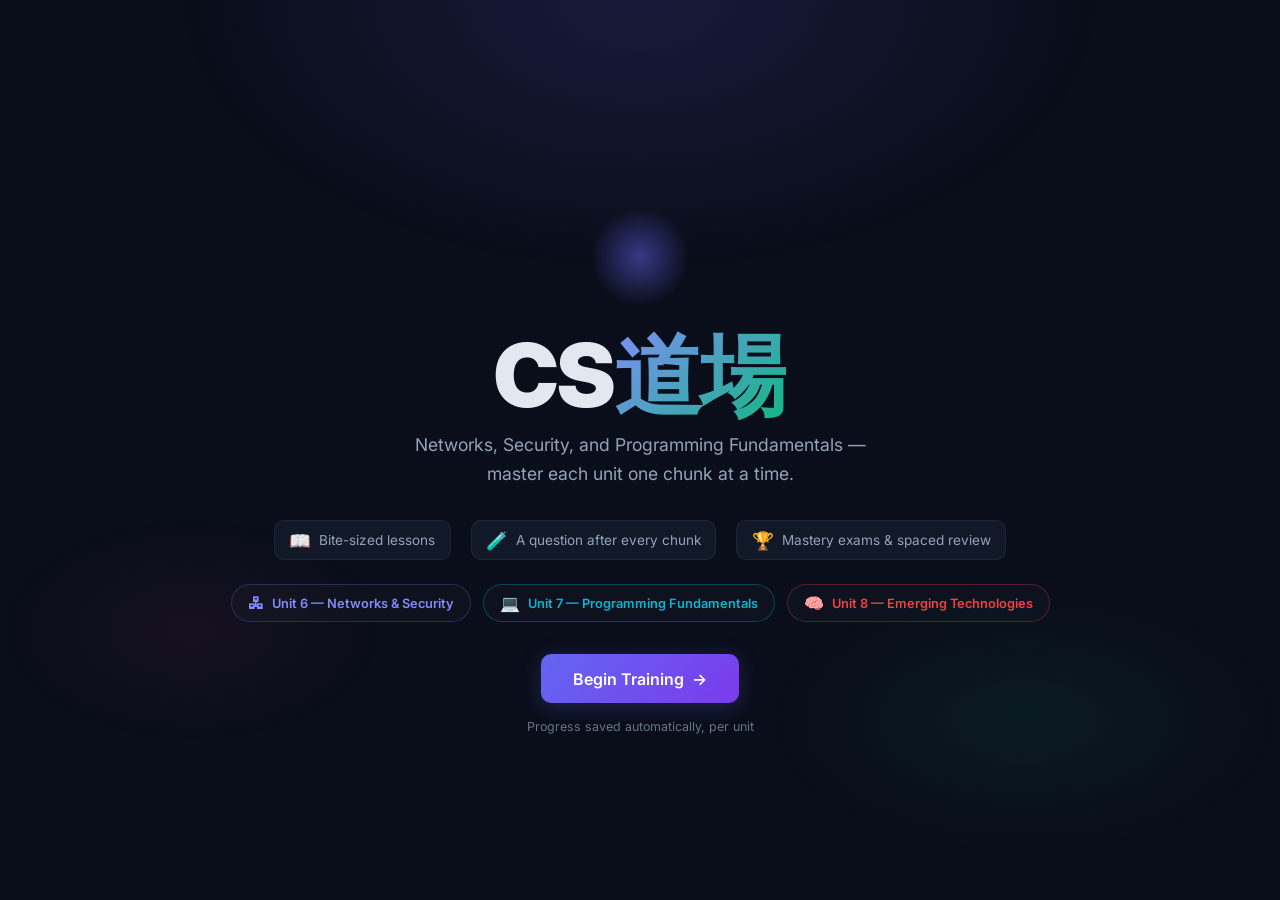
<file: index.html>
<!DOCTYPE html>
<html lang="en">
<head>
  <meta charset="UTF-8" />
  <meta name="viewport" content="width=device-width, initial-scale=1.0" />
  <title>CS Dojo — Master Computer Science Interactively</title>
  <meta name="description" content="An interactive, chunk-based CS learning experience — with quizzes and mastery exams, organized by unit." />
  <link href="https://fonts.googleapis.com/css2?family=Inter:wght@400;500;600;700;800;900&family=JetBrains+Mono:wght@400;500;600&display=swap" rel="stylesheet" />
  <link rel="stylesheet" href="style.css" />
</head>
<body>
  <div id="app">
    <!-- ====== Lightning charge bar ====== -->
    <div id="charge-bar" class="charge-bar" style="display:none;">
      <span class="charge-bolt">&#9889;</span>
      <div class="charge-track"><div id="charge-fill" class="charge-fill"></div></div>
      <span id="charge-value" class="charge-value">0/150</span>
    </div>
    <div id="bolt-layer" class="bolt-layer"></div>
    <!-- ====== Profile Setup Modal (first launch) ====== -->
    <div id="profile-modal" class="modal-overlay" style="display:none;">
      <div class="modal-card">
        <div class="modal-icon">👤</div>
        <h2 class="modal-title">Welcome to <span class="accent">CS Dojo</span></h2>
        <p class="modal-desc">Enter your name to create a profile. Your progress and stats will be saved locally.</p>
        <input id="profile-name-input" class="modal-input" type="text" placeholder="Your name..." maxlength="30" autocomplete="off" />
        <button id="btn-profile-save" class="btn-primary" style="width:100%;justify-content:center;">Start Learning <span class="arrow">→</span></button>
      </div>
    </div>

    <!-- ====== Stats Modal ====== -->
    <div id="stats-modal" class="modal-overlay" style="display:none;">
      <div class="modal-card modal-card-wide">
        <div class="modal-close" id="btn-stats-close">✕</div>
        <h2 class="modal-title" style="font-size:1.3rem;">📊 Your Statistics</h2>
        <div id="stats-body"></div>
        <div class="stats-actions">
          <button id="btn-export" class="btn-ghost">📥 Export Data</button>
          <label class="btn-ghost import-label">
            📤 Import Data
            <input type="file" id="btn-import" accept=".json" style="display:none;" />
          </label>
        </div>
      </div>
    </div>

    <!-- ====== Profile Dropdown ====== -->
    <div id="profile-dropdown" class="profile-dropdown" style="display:none;">
      <div class="pd-header">
        <span class="pd-label">Profile</span>
        <div class="pd-name-row">
          <input id="pd-name-edit" class="pd-name-input" type="text" maxlength="30" />
          <button id="pd-name-save" class="pd-save-btn">✓</button>
        </div>
      </div>
      <div class="pd-divider"></div>
      <div id="pd-profiles-list" class="pd-profiles-list"></div>
      <div class="pd-divider"></div>
      <button id="pd-new-profile" class="pd-action">＋ New Profile</button>
      <button id="pd-stats" class="pd-action">📊 View Statistics</button>
    </div>

    <!-- ====== Landing ====== -->
    <section id="landing" class="screen active">
      <div class="landing-bg"></div>
      <div class="landing-content">
        <div class="logo-glow"></div>
        <h1 class="landing-title">CS<span class="accent">道場</span></h1>
        <p class="landing-sub">Networks, Security, and Programming Fundamentals — master each unit one chunk at a time.</p>
        <div class="landing-features">
          <div class="feat"><span class="feat-icon">📖</span><span>Bite-sized lessons</span></div>
          <div class="feat"><span class="feat-icon">🧪</span><span>A question after every chunk</span></div>
          <div class="feat"><span class="feat-icon">🏆</span><span>Mastery exams &amp; spaced review</span></div>
        </div>
        <div class="landing-modules">
          <div class="landing-mod"><span class="lm-icon">🖧</span><span>Unit 6 — Networks &amp; Security</span></div>
          <div class="landing-mod"><span class="lm-icon">💻</span><span>Unit 7 — Programming Fundamentals</span></div>
          <div class="landing-mod"><span class="lm-icon">🧠</span><span>Unit 8 — Emerging Technologies</span></div>
        </div>
        <button id="btn-start" class="btn-primary">Begin Training <span class="arrow">→</span></button>
        <p class="landing-hint">Progress saved automatically, per unit</p>
      </div>
    </section>

    <!-- ====== Lobby ====== -->
    <section id="lobby" class="screen">
      <div class="lobby-inner">
        <div class="lobby-brand">CS<span class="accent">&#36947;&#22580;</span></div>
        <p class="lobby-welcome" id="lobby-welcome">Welcome back.</p>
        <div class="lobby-actions">
          <button id="btn-lobby-courses" class="lobby-tile primary">
            <span class="lt-icon">&#128218;</span>
            <span class="lt-body">
              <span class="lt-title">Dojo-Courses</span>
              <span class="lt-sub">Choose a course and start training</span>
            </span>
            <span class="arrow">&rarr;</span>
          </button>
          <button id="btn-lobby-resume" class="lobby-tile" style="display:none;">
            <span class="lt-icon">&#8617;</span>
            <span class="lt-body">
              <span class="lt-title">Continue where you left off</span>
              <span class="lt-sub" id="lobby-resume-sub"></span>
            </span>
            <span class="arrow">&rarr;</span>
          </button>
          <button id="btn-lobby-review" class="lobby-tile" style="display:none;">
            <span class="lt-icon">&#128257;</span>
            <span class="lt-body">
              <span class="lt-title">Review what's due</span>
              <span class="lt-sub" id="lobby-review-sub"></span>
            </span>
            <span class="arrow">&rarr;</span>
          </button>
          <button id="btn-lobby-garden" class="lobby-tile">
            <span class="lt-icon">&#127793;</span>
            <span class="lt-body">
              <span class="lt-title">Garden</span>
              <span class="lt-sub" id="lobby-garden-sub">What you've grown so far</span>
            </span>
            <span class="arrow">&rarr;</span>
          </button>
          <button id="btn-lobby-stats" class="lobby-tile subtle">
            <span class="lt-icon">&#128202;</span>
            <span class="lt-body">
              <span class="lt-title">Statistics</span>
              <span class="lt-sub">Progress, weak spots, exam scores</span>
            </span>
            <span class="arrow">&rarr;</span>
          </button>
          <button id="btn-lobby-settings" class="lobby-tile subtle">
            <span class="lt-icon">&#9881;</span>
            <span class="lt-body">
              <span class="lt-title">Settings</span>
              <span class="lt-sub">Colour theme and data</span>
            </span>
            <span class="arrow">&rarr;</span>
          </button>
        </div>
      </div>
    </section>

    <!-- ====== Garden ====== -->
    <section id="garden" class="screen">
      <div class="topbar">
        <button id="btn-back-lobby2" class="btn-ghost">&larr; Lobby</button>
        <h2 class="topbar-title">Your <span class="accent">Garden</span></h2>
      </div>
      <div class="garden-body" id="garden-body"></div>
    </section>

    <!-- ====== Settings ====== -->
    <section id="settings" class="screen">
      <div class="topbar">
        <button id="btn-back-lobby3" class="btn-ghost">&larr; Lobby</button>
        <h2 class="topbar-title"><span class="accent">Settings</span></h2>
      </div>
      <div class="settings-body" id="settings-body"></div>
    </section>

    <!-- ====== Course Select ====== -->
    <section id="course-select" class="screen">
      <div class="topbar">
        <button id="btn-back-lobby" class="btn-ghost">&larr; Lobby</button>
        <h2 class="topbar-title">Dojo-<span class="accent">Courses</span></h2>
      </div>
      <div class="topic-map-body" id="course-select-body"></div>
    </section>

    <!-- ====== Unit Select ====== -->
    <section id="unit-select" class="screen">
      <div class="topbar">
        <button id="btn-back-courses" class="btn-ghost">&larr; Courses</button>
        <h2 class="topbar-title">Choose a <span class="accent">Unit</span></h2>
      </div>
      <div class="topic-map-body" id="unit-select-body"></div>
    </section>

    <!-- ====== Topic Map ====== -->
    <section id="topic-map" class="screen">
      <div class="topbar">
        <div style="display:flex;align-items:center;gap:0.75rem;">
          <button id="btn-back-units" class="btn-ghost">← Units</button>
          <h2 class="topbar-title" id="topic-map-unit-label">Unit</h2>
        </div>
        <div class="topbar-right">
          <div class="progress-ring-wrap">
            <svg class="progress-ring" width="48" height="48">
              <circle class="progress-ring-bg" cx="24" cy="24" r="20" />
              <circle id="global-progress" class="progress-ring-fg" cx="24" cy="24" r="20" />
            </svg>
            <span id="global-pct" class="progress-pct">0%</span>
          </div>
          <button id="profile-badge" class="profile-badge">
            <span id="profile-avatar" class="profile-avatar">S</span>
            <span id="profile-name-display" class="profile-name-display">Student</span>
          </button>
        </div>
      </div>
      <div class="topic-map-body" id="topic-map-body"></div>
    </section>

    <!-- ====== Lesson ====== -->
    <section id="lesson" class="screen">
      <div class="topbar">
        <button id="btn-back-topics" class="btn-ghost">← Topics</button>
        <div class="lesson-progress-bar"><div id="lesson-progress-fill" class="lesson-progress-fill"></div></div>
        <span id="chunk-counter" class="chunk-counter">1/4</span>
      </div>
      <div class="lesson-body" id="lesson-body"></div>
    </section>

    <!-- ====== Mastery Exam ====== -->
    <section id="exam" class="screen">
      <div class="topbar">
        <button id="btn-back-topics2" class="btn-ghost">← Topics</button>
        <h2 class="topbar-title">Mastery Exam</h2>
        <span id="exam-score-display" class="chunk-counter"></span>
      </div>
      <div class="exam-body" id="exam-body"></div>
    </section>

    <!-- ====== Exam Result ====== -->
    <section id="exam-result" class="screen">
      <div class="result-card" id="result-card">
        <div id="result-icon" class="result-icon"></div>
        <h2 id="result-title"></h2>
        <p id="result-desc"></p>
        <div id="result-score" class="result-score"></div>
        <div id="result-charge"></div>
        <div id="result-wisdom"></div>
        <div class="result-btns">
          <button id="btn-retry" class="btn-primary">Retry Exam</button>
          <button id="btn-to-topics" class="btn-ghost">Back to Topics</button>
        </div>
      </div>
    </section>
  </div>

  <!-- Data & logic (order matters!) -->
  <script src="quotes.js"></script>
  <script src="data_m1.js"></script>
  <script src="data_m2.js"></script>
  <script src="data_m3.js"></script>
  <script src="data_m4.js"></script>
  <script src="data_m5.js"></script>
  <script src="data.js"></script>
  <script src="db.js"></script>
  <script src="app.js"></script>
</body>
</html>
</file>
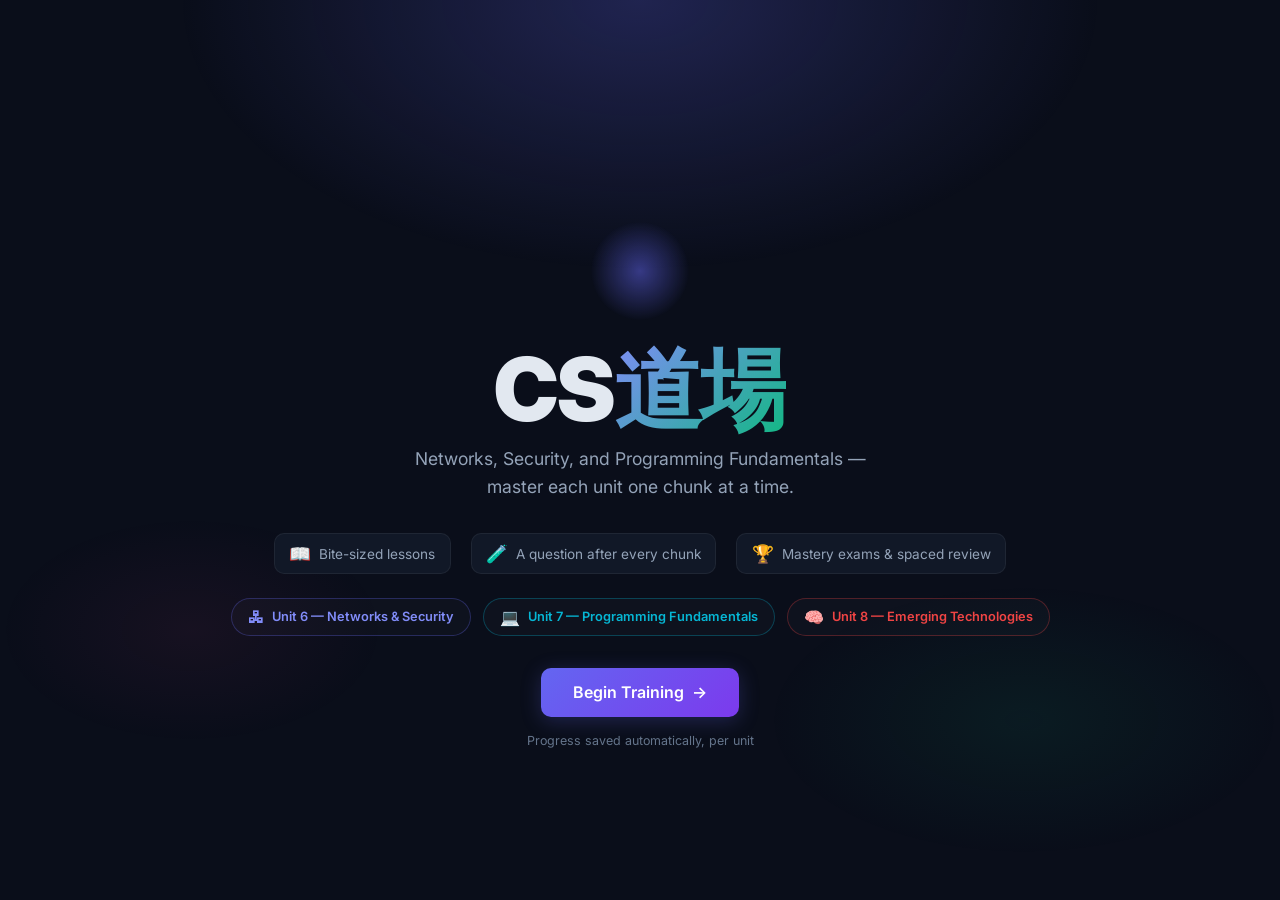
<file: files5/cs_dojo_stage5/cs_dojo/index.html>
<!DOCTYPE html>
<html lang="en">
<head>
  <meta charset="UTF-8" />
  <meta name="viewport" content="width=device-width, initial-scale=1.0" />
  <title>CS Dojo — Master Computer Science Interactively</title>
  <meta name="description" content="An interactive, chunk-based CS learning experience — with quizzes and mastery exams, organized by unit." />
  <link href="https://fonts.googleapis.com/css2?family=Inter:wght@400;500;600;700;800;900&family=JetBrains+Mono:wght@400;500;600&display=swap" rel="stylesheet" />
  <!-- One stylesheet per branch. base.css is the design system and the
       screens core owns; the rest are droppable with their folder. -->
  <link rel="stylesheet" href="styles/base.css" />
  <link rel="stylesheet" href="styles/garden.css" />
  <link rel="stylesheet" href="styles/settings.css" />
  <link rel="stylesheet" href="styles/shop.css" />
  <link rel="stylesheet" href="styles/games.css" />
  <link rel="stylesheet" href="styles/story.css" />
</head>
<body>
  <div id="app">
    <!-- ====== Lightning charge bar ====== -->
    <div id="charge-bar" class="charge-bar" style="display:none;">
      <span class="charge-bolt">&#9889;</span>
      <div class="charge-track"><div id="charge-fill" class="charge-fill"></div></div>
      <span id="charge-value" class="charge-value">0/150</span>
    </div>
    <div id="vitals-strip" class="vitals-strip" style="display:none;"></div>
    <div id="bolt-layer" class="bolt-layer"></div>
    <!-- ====== Profile Setup Modal (first launch) ====== -->
    <div id="profile-modal" class="modal-overlay" style="display:none;">
      <div class="modal-card">
        <div class="modal-icon">👤</div>
        <h2 class="modal-title">Welcome to <span class="accent">CS Dojo</span></h2>
        <p class="modal-desc">Enter your name to create a profile. Your progress and stats will be saved locally.</p>
        <input id="profile-name-input" class="modal-input" type="text" placeholder="Your name..." maxlength="30" autocomplete="off" />
        <button id="btn-profile-save" class="btn-primary" style="width:100%;justify-content:center;">Start Learning <span class="arrow">→</span></button>
      </div>
    </div>

    <!-- ====== Stats Modal ====== -->
    <div id="stats-modal" class="modal-overlay" style="display:none;">
      <div class="modal-card modal-card-wide">
        <div class="modal-close" id="btn-stats-close">✕</div>
        <h2 class="modal-title" style="font-size:1.3rem;">📊 Your Statistics</h2>
        <div id="stats-body"></div>
        <div class="stats-actions">
          <button id="btn-export" class="btn-ghost">📥 Export Data</button>
          <label class="btn-ghost import-label">
            📤 Import Data
            <input type="file" id="btn-import" accept=".json" style="display:none;" />
          </label>
        </div>
      </div>
    </div>

    <!-- ====== Profile Dropdown ====== -->
    <div id="profile-dropdown" class="profile-dropdown" style="display:none;">
      <div class="pd-header">
        <span class="pd-label">Profile</span>
        <div class="pd-name-row">
          <input id="pd-name-edit" class="pd-name-input" type="text" maxlength="30" />
          <button id="pd-name-save" class="pd-save-btn">✓</button>
        </div>
      </div>
      <div class="pd-divider"></div>
      <div id="pd-profiles-list" class="pd-profiles-list"></div>
      <div class="pd-divider"></div>
      <button id="pd-new-profile" class="pd-action">＋ New Profile</button>
      <button id="pd-stats" class="pd-action">📊 View Statistics</button>
    </div>

    <!-- ====== Landing ====== -->
    <section id="landing" class="screen active">
      <div class="landing-bg"></div>
      <div class="landing-content">
        <div class="logo-glow"></div>
        <h1 class="landing-title">CS<span class="accent">道場</span></h1>
        <p class="landing-sub">Networks, Security, and Programming Fundamentals — master each unit one chunk at a time.</p>
        <div class="landing-features">
          <div class="feat"><span class="feat-icon">📖</span><span>Bite-sized lessons</span></div>
          <div class="feat"><span class="feat-icon">🧪</span><span>A question after every chunk</span></div>
          <div class="feat"><span class="feat-icon">🏆</span><span>Mastery exams &amp; spaced review</span></div>
        </div>
        <div class="landing-modules">
          <div class="landing-mod"><span class="lm-icon">🖧</span><span>Unit 6 — Networks &amp; Security</span></div>
          <div class="landing-mod"><span class="lm-icon">💻</span><span>Unit 7 — Programming Fundamentals</span></div>
          <div class="landing-mod"><span class="lm-icon">🧠</span><span>Unit 8 — Emerging Technologies</span></div>
        </div>
        <button id="btn-start" class="btn-primary">Begin Training <span class="arrow">→</span></button>
        <p class="landing-hint">Progress saved automatically, per unit</p>
      </div>
    </section>

    <!-- ====== Lobby ====== -->
    <section id="lobby" class="screen">
      <div class="lobby-inner">
        <div class="lobby-brand">CS<span class="accent">&#36947;&#22580;</span></div>
        <p class="lobby-welcome" id="lobby-welcome">Welcome back.</p>
        <div class="lobby-actions">
          <button id="btn-lobby-courses" class="lobby-tile primary">
            <span class="lt-icon">&#128218;</span>
            <span class="lt-body">
              <span class="lt-title">Library</span>
              <span class="lt-sub" id="lobby-library-sub">Choose a course and start training</span>
            </span>
            <span class="arrow">&rarr;</span>
          </button>
          <button id="btn-lobby-resume" class="lobby-tile" style="display:none;">
            <span class="lt-icon">&#8617;</span>
            <span class="lt-body">
              <span class="lt-title">Continue where you left off</span>
              <span class="lt-sub" id="lobby-resume-sub"></span>
            </span>
            <span class="arrow">&rarr;</span>
          </button>
          <button id="btn-lobby-garden" class="lobby-tile">
            <span class="lt-icon">&#127793;</span>
            <span class="lt-body">
              <span class="lt-title">Garden</span>
              <span class="lt-sub" id="lobby-garden-sub">What you've grown, and what needs watering</span>
            </span>
            <span class="arrow">&rarr;</span>
          </button>
          <button id="btn-lobby-shop" class="lobby-tile">
            <span class="lt-icon">&#9889;</span>
            <span class="lt-body">
              <span class="lt-title">Shop</span>
              <span class="lt-sub" id="lobby-shop-sub">Spend your lightning charge</span>
            </span>
            <span class="arrow">&rarr;</span>
          </button>
          <button id="btn-lobby-games" class="lobby-tile" >
            <span class="lt-icon">&#127920;</span>
            <span class="lt-body">
              <span class="lt-title">Arcade</span>
              <span class="lt-sub" id="lobby-games-sub">Games and the story</span>
            </span>
            <span class="arrow">&rarr;</span>
          </button>
          <button id="btn-lobby-stats" class="lobby-tile subtle">
            <span class="lt-icon">&#128202;</span>
            <span class="lt-body">
              <span class="lt-title">Statistics</span>
              <span class="lt-sub">Progress, weak spots, exam scores</span>
            </span>
            <span class="arrow">&rarr;</span>
          </button>
          <button id="btn-lobby-settings" class="lobby-tile subtle">
            <span class="lt-icon">&#9881;</span>
            <span class="lt-body">
              <span class="lt-title">Settings</span>
              <span class="lt-sub">Colour theme and data</span>
            </span>
            <span class="arrow">&rarr;</span>
          </button>
        </div>
      </div>
    </section>

    <!-- ====== Garden ====== -->
    <section id="garden" class="screen">
      <div class="topbar">
        <button id="btn-back-lobby2" class="btn-ghost">&larr; Lobby</button>
        <h2 class="topbar-title">Your <span class="accent">Garden</span></h2>
      </div>
      <div class="garden-body" id="garden-body"></div>
    </section>

    <!-- ====== Settings ====== -->
    <section id="settings" class="screen">
      <div class="topbar">
        <button id="btn-back-lobby3" class="btn-ghost">&larr; Lobby</button>
        <h2 class="topbar-title"><span class="accent">Settings</span></h2>
      </div>
      <div class="settings-body" id="settings-body"></div>
    </section>

    <!-- ====== Shop ====== -->
    <section id="shop" class="screen">
      <div class="topbar">
        <button id="btn-back-lobby4" class="btn-ghost">&larr; Lobby</button>
        <h2 class="topbar-title"><span class="accent">Shop</span></h2>
      </div>
      <div class="shop-body" id="shop-body"></div>
    </section>

    <!-- ====== Arcade ====== -->
    <section id="games" class="screen">
      <div class="topbar">
        <button id="btn-back-lobby5" class="btn-ghost">&larr; Lobby</button>
        <h2 class="topbar-title"><span class="accent">Arcade</span></h2>
      </div>
      <div class="games-body" id="games-body"></div>
    </section>


    <!-- ====== Course Select ====== -->
    <section id="course-select" class="screen">
      <div class="topbar">
        <button id="btn-back-lobby" class="btn-ghost">&larr; Lobby</button>
        <h2 class="topbar-title"><span class="accent">Library</span></h2>
      </div>
      <div class="topic-map-body" id="course-select-body"></div>
    </section>

    <!-- ====== Unit Select ====== -->
    <section id="unit-select" class="screen">
      <div class="topbar">
        <button id="btn-back-courses" class="btn-ghost">&larr; Courses</button>
        <h2 class="topbar-title">Choose a <span class="accent">Unit</span></h2>
      </div>
      <div class="topic-map-body" id="unit-select-body"></div>
    </section>

    <!-- ====== Topic Map ====== -->
    <section id="topic-map" class="screen">
      <div class="topbar">
        <div style="display:flex;align-items:center;gap:0.75rem;">
          <button id="btn-back-units" class="btn-ghost">← Units</button>
          <h2 class="topbar-title" id="topic-map-unit-label">Unit</h2>
        </div>
        <div class="topbar-right">
          <div class="progress-ring-wrap">
            <svg class="progress-ring" width="48" height="48">
              <circle class="progress-ring-bg" cx="24" cy="24" r="20" />
              <circle id="global-progress" class="progress-ring-fg" cx="24" cy="24" r="20" />
            </svg>
            <span id="global-pct" class="progress-pct">0%</span>
          </div>
          <button id="profile-badge" class="profile-badge">
            <span id="profile-avatar" class="profile-avatar">S</span>
            <span id="profile-name-display" class="profile-name-display">Student</span>
          </button>
        </div>
      </div>
      <div class="topic-map-body" id="topic-map-body"></div>
    </section>

    <!-- ====== Lesson ====== -->
    <section id="lesson" class="screen">
      <div class="topbar">
        <button id="btn-back-topics" class="btn-ghost">← Topics</button>
        <div class="lesson-progress-bar"><div id="lesson-progress-fill" class="lesson-progress-fill"></div></div>
        <span id="chunk-counter" class="chunk-counter">1/4</span>
      </div>
      <div class="lesson-body" id="lesson-body"></div>
    </section>

    <!-- ====== Mastery Exam ====== -->
    <section id="exam" class="screen">
      <div class="topbar">
        <button id="btn-back-topics2" class="btn-ghost">← Topics</button>
        <h2 class="topbar-title">Mastery Exam</h2>
        <span id="exam-score-display" class="chunk-counter"></span>
      </div>
      <div class="exam-body" id="exam-body"></div>
    </section>

    <!-- ====== Exam Result ====== -->
    <section id="exam-result" class="screen">
      <div class="result-card" id="result-card">
        <div id="result-icon" class="result-icon"></div>
        <h2 id="result-title"></h2>
        <p id="result-desc"></p>
        <div id="result-score" class="result-score"></div>
        <div id="result-charge"></div>
        <div id="result-wisdom"></div>
        <div class="result-btns">
          <button id="btn-retry" class="btn-primary">Retry Exam</button>
          <button id="btn-to-topics" class="btn-ghost">Back to Topics</button>
        </div>
      </div>
    </section>
  </div>

  <!-- ============================================================
       LOAD ORDER IS LOAD-BEARING. Four bands, in this order:
         1. data/    persistence, depends on nothing
         2. content   pure course data, depends on nothing
         3. branches  each registers itself on window.Dojo
         4. core/boot LAST — wires branches together and starts up
       Within band 3 the order does not matter: branches reach each
       other through late-bound Dojo.* calls, never at load time.
       Deleting a branch's <script> tags removes the feature cleanly.
       ============================================================ -->

  <!-- 1. Kernel + persistence -->
  <script src="core/core.js"></script>
  <script src="data/db.js"></script>

  <!-- 2. Content (pure data) -->
  <script src="library/content/quotes.js"></script>
  <script src="library/content/data_m1.js"></script>
  <script src="library/content/data_m2.js"></script>
  <script src="library/content/data_m3.js"></script>
  <script src="library/content/data_m4.js"></script>
  <script src="library/content/data_m5.js"></script>
  <script src="library/content/data.js"></script>

  <!-- 3. Branches -->
  <script src="shop/themes.js"></script>
  <script src="core/theme.js"></script>
  <script src="core/hud.js"></script>
  <script src="core/profile.js"></script>
  <script src="library/library.js"></script>
  <script src="library/stats.js"></script>
  <script src="garden/garden.js"></script>
  <script src="shop/shop.js"></script>
  <script src="shop/life.js"></script>
  <script src="games/games.js"></script>
  <script src="games/crash.js"></script>
  <script src="games/hilo.js"></script>
  <script src="games/blackjack.js"></script>
  <script src="story/scenes.js"></script>
  <script src="story/story.js"></script>
  <script src="settings/settings.js"></script>
  <script src="core/lobby.js"></script>

  <!-- 4. Boot -->
  <script src="core/boot.js"></script>
</body>
</html>
</file>
<file: style.css>
/* ============================================
   Unit6 Dojo — Design System & Styles
   ============================================ */

:root {
  --bg-deep: #0a0e1a;
  --bg-card: #111827;
  --bg-card-hover: #1a2235;
  --bg-surface: #151c2e;
  --accent: #6366f1;
  --accent-light: #818cf8;
  --accent-glow: rgba(99, 102, 241, 0.25);
  --accent-glow-strong: rgba(99, 102, 241, 0.5);
  --green: #10b981;
  --green-glow: rgba(16, 185, 129, 0.2);
  --red: #ef4444;
  --red-glow: rgba(239, 68, 68, 0.2);
  --yellow: #f59e0b;
  --yellow-glow: rgba(245, 158, 11, 0.2);
  --cyan: #06b6d4;
  --cyan-glow: rgba(6, 182, 212, 0.2);
  --pink: #ec4899;
  --text: #e2e8f0;
  --text-dim: #94a3b8;
  --text-muted: #64748b;
  --border: rgba(255, 255, 255, 0.06);
  --border-accent: rgba(99, 102, 241, 0.3);
  --font: 'Inter', -apple-system, BlinkMacSystemFont, sans-serif;
  --mono: 'JetBrains Mono', monospace;
  --radius: 16px;
  --radius-sm: 10px;
  --radius-xs: 6px;
}

*, *::before, *::after { margin: 0; padding: 0; box-sizing: border-box; }
html { font-size: 16px; scroll-behavior: smooth; }

body {
  font-family: var(--font);
  background: var(--bg-deep);
  color: var(--text);
  min-height: 100vh;
  overflow-x: hidden;
  -webkit-font-smoothing: antialiased;
}

/* ============================================
   Screens & Animations
   ============================================ */
.screen { display: none; min-height: 100vh; animation: fadeIn 0.4s ease; }
.screen.active { display: flex; flex-direction: column; }

@keyframes fadeIn {
  from { opacity: 0; transform: translateY(12px); }
  to   { opacity: 1; transform: translateY(0); }
}
@keyframes slideUp {
  from { opacity: 0; transform: translateY(30px); }
  to   { opacity: 1; transform: translateY(0); }
}
@keyframes popIn {
  0%   { transform: scale(0.8); opacity: 0; }
  60%  { transform: scale(1.05); }
  100% { transform: scale(1); opacity: 1; }
}
@keyframes pulse {
  0%, 100% { box-shadow: 0 0 0 0 var(--accent-glow-strong); }
  50%      { box-shadow: 0 0 0 12px transparent; }
}
@keyframes float {
  0%, 100% { transform: translateY(0); }
  50%      { transform: translateY(-8px); }
}
@keyframes modalIn {
  from { opacity: 0; transform: scale(0.92) translateY(10px); }
  to   { opacity: 1; transform: scale(1) translateY(0); }
}

/* ============================================
   Modal Overlay (Profile Setup & Stats)
   ============================================ */
.modal-overlay {
  position: fixed;
  inset: 0;
  background: rgba(0, 0, 0, 0.7);
  backdrop-filter: blur(8px);
  z-index: 1000;
  display: flex;
  align-items: center;
  justify-content: center;
  padding: 1rem;
}

.modal-card {
  background: var(--bg-card);
  border: 1px solid var(--border);
  border-radius: var(--radius);
  padding: 2rem;
  max-width: 400px;
  width: 100%;
  text-align: center;
  animation: modalIn 0.35s ease;
  position: relative;
}

.modal-card-wide {
  max-width: 520px;
  text-align: left;
  max-height: 85vh;
  overflow-y: auto;
}

.modal-close {
  position: absolute;
  top: 1rem;
  right: 1rem;
  width: 32px;
  height: 32px;
  display: flex;
  align-items: center;
  justify-content: center;
  border-radius: 50%;
  background: var(--bg-surface);
  border: 1px solid var(--border);
  color: var(--text-dim);
  font-size: 0.85rem;
  cursor: pointer;
  transition: all 0.2s ease;
}
.modal-close:hover {
  background: var(--bg-card-hover);
  color: var(--text);
  border-color: var(--border-accent);
}

.modal-icon {
  font-size: 2.5rem;
  margin-bottom: 0.75rem;
}

.modal-title {
  font-size: 1.4rem;
  font-weight: 800;
  margin-bottom: 0.5rem;
}

.modal-desc {
  font-size: 0.88rem;
  color: var(--text-dim);
  line-height: 1.6;
  margin-bottom: 1.5rem;
}

.modal-input {
  width: 100%;
  padding: 0.75rem 1rem;
  background: var(--bg-surface);
  border: 1px solid var(--border);
  border-radius: var(--radius-sm);
  color: var(--text);
  font-family: var(--font);
  font-size: 1rem;
  outline: none;
  margin-bottom: 1rem;
  transition: border-color 0.25s ease;
}
.modal-input:focus {
  border-color: var(--accent);
  box-shadow: 0 0 0 3px var(--accent-glow);
}
.modal-input::placeholder {
  color: var(--text-muted);
}

/* ============================================
   Profile Badge (Top-right)
   ============================================ */
.topbar-right {
  display: flex;
  align-items: center;
  gap: 0.75rem;
}

.profile-badge {
  display: flex;
  align-items: center;
  gap: 0.5rem;
  padding: 0.35rem 0.75rem 0.35rem 0.35rem;
  background: var(--bg-surface);
  border: 1px solid var(--border);
  border-radius: 999px;
  cursor: pointer;
  transition: all 0.25s ease;
  font-family: var(--font);
  color: var(--text-dim);
}
.profile-badge:hover {
  background: var(--bg-card-hover);
  border-color: var(--border-accent);
  color: var(--text);
}

.profile-avatar {
  width: 28px;
  height: 28px;
  border-radius: 50%;
  background: linear-gradient(135deg, var(--accent), #7c3aed);
  display: flex;
  align-items: center;
  justify-content: center;
  font-size: 0.75rem;
  font-weight: 700;
  color: #fff;
  flex-shrink: 0;
}

.profile-name-display {
  font-size: 0.8rem;
  font-weight: 600;
  max-width: 100px;
  overflow: hidden;
  text-overflow: ellipsis;
  white-space: nowrap;
}

/* ============================================
   Profile Dropdown
   ============================================ */
.profile-dropdown {
  position: fixed;
  top: 60px;
  right: 1rem;
  width: 260px;
  background: var(--bg-card);
  border: 1px solid var(--border);
  border-radius: var(--radius-sm);
  box-shadow: 0 12px 40px rgba(0,0,0,0.5);
  z-index: 500;
  animation: modalIn 0.2s ease;
  padding: 0.75rem;
}

.pd-header { padding: 0.25rem 0 0.5rem; }
.pd-label {
  font-size: 0.68rem;
  font-weight: 700;
  text-transform: uppercase;
  letter-spacing: 0.8px;
  color: var(--text-muted);
  margin-bottom: 0.4rem;
  display: block;
}

.pd-name-row {
  display: flex;
  gap: 0.4rem;
}

.pd-name-input {
  flex: 1;
  padding: 0.45rem 0.65rem;
  background: var(--bg-surface);
  border: 1px solid var(--border);
  border-radius: var(--radius-xs);
  color: var(--text);
  font-family: var(--font);
  font-size: 0.88rem;
  font-weight: 600;
  outline: none;
  transition: border-color 0.2s;
}
.pd-name-input:focus { border-color: var(--accent); }

.pd-save-btn {
  padding: 0.45rem 0.65rem;
  background: var(--accent);
  color: #fff;
  border: none;
  border-radius: var(--radius-xs);
  font-size: 0.85rem;
  cursor: pointer;
  font-weight: 700;
  transition: all 0.2s;
}
.pd-save-btn:hover { background: var(--accent-light); }

.pd-divider {
  height: 1px;
  background: var(--border);
  margin: 0.5rem 0;
}

.pd-profiles-list {
  max-height: 140px;
  overflow-y: auto;
}

.pd-profile-item {
  display: flex;
  align-items: center;
  justify-content: space-between;
  padding: 0.4rem 0.5rem;
  border-radius: var(--radius-xs);
  font-size: 0.82rem;
  color: var(--text-dim);
  cursor: pointer;
  transition: all 0.2s;
}
.pd-profile-item:hover { background: var(--bg-surface); color: var(--text); }
.pd-profile-item.active { color: var(--accent-light); font-weight: 600; }
.pd-profile-item .pd-topics-done {
  font-family: var(--mono);
  font-size: 0.7rem;
  color: var(--text-muted);
}

.pd-action {
  display: block;
  width: 100%;
  padding: 0.5rem 0.5rem;
  background: transparent;
  border: none;
  border-radius: var(--radius-xs);
  font-family: var(--font);
  font-size: 0.82rem;
  color: var(--text-dim);
  text-align: left;
  cursor: pointer;
  transition: all 0.2s;
}
.pd-action:hover { background: var(--bg-surface); color: var(--text); }

/* ============================================
   Stats Modal Content
   ============================================ */
.stats-grid {
  display: grid;
  grid-template-columns: 1fr 1fr;
  gap: 0.75rem;
  margin: 1.25rem 0;
}

.stat-card {
  background: var(--bg-surface);
  border: 1px solid var(--border);
  border-radius: var(--radius-sm);
  padding: 1rem;
  text-align: center;
}

.stat-value {
  font-size: 1.8rem;
  font-weight: 900;
  font-family: var(--mono);
  line-height: 1;
  margin-bottom: 0.25rem;
}
.stat-value.accent { color: var(--accent-light); }
.stat-value.green  { color: var(--green); }
.stat-value.yellow { color: var(--yellow); }
.stat-value.cyan   { color: var(--cyan); }

.stat-label {
  font-size: 0.72rem;
  color: var(--text-muted);
  font-weight: 600;
  text-transform: uppercase;
  letter-spacing: 0.5px;
}

.stats-section-title {
  font-size: 0.75rem;
  font-weight: 700;
  text-transform: uppercase;
  letter-spacing: 0.8px;
  color: var(--text-muted);
  margin: 1.25rem 0 0.5rem;
}

.stats-topic-list {
  display: flex;
  flex-direction: column;
  gap: 0.4rem;
}

.stats-topic-row {
  display: flex;
  align-items: center;
  justify-content: space-between;
  padding: 0.5rem 0.65rem;
  background: var(--bg-surface);
  border-radius: var(--radius-xs);
  font-size: 0.82rem;
}

.stats-topic-name {
  color: var(--text-dim);
  flex: 1;
  overflow: hidden;
  text-overflow: ellipsis;
  white-space: nowrap;
  margin-right: 0.5rem;
}

.stats-topic-score {
  font-family: var(--mono);
  font-weight: 700;
  font-size: 0.78rem;
  flex-shrink: 0;
}
.stats-topic-score.pass { color: var(--green); }
.stats-topic-score.fail { color: var(--red); }
.stats-topic-score.none { color: var(--text-muted); }

.stats-actions {
  display: flex;
  gap: 0.6rem;
  margin-top: 1.25rem;
  padding-top: 1rem;
  border-top: 1px solid var(--border);
}

.import-label {
  cursor: pointer;
}

/* ============================================
   Landing Screen
   ============================================ */
.landing-bg {
  position: fixed;
  inset: 0;
  background:
    radial-gradient(ellipse 60% 50% at 50% 0%, rgba(99,102,241,0.15) 0%, transparent 60%),
    radial-gradient(ellipse 40% 30% at 80% 80%, rgba(16,185,129,0.08) 0%, transparent 50%),
    radial-gradient(ellipse 30% 25% at 15% 70%, rgba(236,72,153,0.06) 0%, transparent 50%);
  pointer-events: none;
  z-index: 0;
}

#landing {
  align-items: center;
  justify-content: center;
  position: relative;
}

.landing-content {
  text-align: center;
  z-index: 1;
  padding: 2rem;
  animation: slideUp 0.7s ease;
}

.logo-glow {
  width: 100px;
  height: 100px;
  margin: 0 auto 1.5rem;
  border-radius: 50%;
  background: radial-gradient(circle, var(--accent) 0%, transparent 70%);
  opacity: 0.5;
  animation: float 4s ease-in-out infinite;
}

.landing-title {
  font-size: clamp(3rem, 8vw, 5.5rem);
  font-weight: 900;
  letter-spacing: -2px;
  line-height: 1;
  margin-bottom: 0.75rem;
}

.accent {
  background: linear-gradient(135deg, var(--accent-light), var(--green));
  -webkit-background-clip: text;
  -webkit-text-fill-color: transparent;
  background-clip: text;
}

.landing-sub {
  font-size: 1.1rem;
  color: var(--text-dim);
  margin-bottom: 2rem;
  max-width: 480px;
  margin-inline: auto;
  line-height: 1.6;
}

.landing-features {
  display: flex;
  gap: 1.25rem;
  justify-content: center;
  margin-bottom: 1.5rem;
  flex-wrap: wrap;
}

.feat {
  display: flex;
  align-items: center;
  gap: 0.5rem;
  background: var(--bg-card);
  border: 1px solid var(--border);
  padding: 0.55rem 0.9rem;
  border-radius: var(--radius-sm);
  font-size: 0.85rem;
  color: var(--text-dim);
  transition: all 0.3s ease;
}
.feat:hover {
  border-color: var(--border-accent);
  background: var(--bg-card-hover);
  color: var(--text);
  transform: translateY(-2px);
}
.feat-icon { font-size: 1.1rem; }

.landing-modules {
  display: flex;
  gap: 0.75rem;
  justify-content: center;
  margin-bottom: 2rem;
  flex-wrap: wrap;
}

.landing-mod {
  display: flex;
  align-items: center;
  gap: 0.5rem;
  padding: 0.5rem 1rem;
  border-radius: 999px;
  font-size: 0.8rem;
  font-weight: 600;
  color: var(--text-dim);
  border: 1px solid var(--border);
  background: rgba(255,255,255,0.02);
}
.landing-mod:nth-child(1) { border-color: rgba(99,102,241,0.3); color: var(--accent-light); }
.landing-mod:nth-child(2) { border-color: rgba(6,182,212,0.3); color: var(--cyan); }
.landing-mod:nth-child(3) { border-color: rgba(239,68,68,0.3); color: var(--red); }
.lm-icon { font-size: 1rem; }

.landing-hint {
  margin-top: 1rem;
  font-size: 0.78rem;
  color: var(--text-muted);
}

/* ============================================
   Buttons
   ============================================ */
.btn-primary {
  display: inline-flex;
  align-items: center;
  gap: 0.5rem;
  padding: 0.9rem 2rem;
  background: linear-gradient(135deg, var(--accent), #7c3aed);
  color: #fff;
  border: none;
  border-radius: var(--radius-sm);
  font-family: var(--font);
  font-size: 1rem;
  font-weight: 600;
  cursor: pointer;
  transition: all 0.3s ease;
  box-shadow: 0 4px 20px var(--accent-glow);
}
.btn-primary:hover { transform: translateY(-2px); box-shadow: 0 8px 30px var(--accent-glow-strong); }
.btn-primary:active { transform: scale(0.97); }
.btn-primary:disabled { opacity: 0.5; cursor: not-allowed; transform: none; }

.btn-ghost {
  display: inline-flex;
  align-items: center;
  gap: 0.4rem;
  padding: 0.55rem 1.1rem;
  background: transparent;
  color: var(--text-dim);
  border: 1px solid var(--border);
  border-radius: var(--radius-sm);
  font-family: var(--font);
  font-size: 0.85rem;
  font-weight: 500;
  cursor: pointer;
  transition: all 0.25s ease;
}
.btn-ghost:hover { background: var(--bg-card); color: var(--text); border-color: var(--border-accent); }

.arrow { transition: transform 0.3s ease; }
.btn-primary:hover .arrow { transform: translateX(4px); }

/* ============================================
   Top Bar
   ============================================ */
.topbar {
  display: flex;
  align-items: center;
  justify-content: space-between;
  padding: 0.75rem 1.5rem;
  background: rgba(10, 14, 26, 0.85);
  backdrop-filter: blur(16px);
  border-bottom: 1px solid var(--border);
  position: sticky;
  top: 0;
  z-index: 100;
}

.topbar-title {
  font-size: 1.2rem;
  font-weight: 800;
  letter-spacing: -0.5px;
}

.progress-ring-wrap {
  position: relative;
  display: flex;
  align-items: center;
  gap: 0.6rem;
}

.progress-ring { transform: rotate(-90deg); }
.progress-ring-bg { fill: none; stroke: var(--border); stroke-width: 3; }
.progress-ring-fg {
  fill: none;
  stroke: var(--accent);
  stroke-width: 3;
  stroke-linecap: round;
  stroke-dasharray: 125.66;
  stroke-dashoffset: 125.66;
  transition: stroke-dashoffset 0.6s ease;
}
.progress-pct { font-size: 0.75rem; font-weight: 700; color: var(--accent-light); }

/* ============================================
   Topic Map
   ============================================ */
.topic-map-body {
  flex: 1;
  padding: 1.5rem;
  max-width: 1000px;
  margin: 0 auto;
  width: 100%;
}

.module-section { margin-bottom: 2.5rem; animation: slideUp 0.5s ease; }
.module-section:nth-child(2) { animation-delay: 0.1s; }
.module-section:nth-child(3) { animation-delay: 0.2s; }

.module-header {
  display: flex;
  align-items: center;
  gap: 0.75rem;
  margin-bottom: 1rem;
  padding-bottom: 0.75rem;
  border-bottom: 1px solid var(--border);
}
.module-icon { font-size: 1.3rem; }
.module-title { font-size: 1.15rem; font-weight: 800; letter-spacing: -0.3px; }

.module-progress {
  margin-left: auto;
  font-size: 0.75rem;
  font-weight: 600;
  color: var(--text-muted);
  font-family: var(--mono);
  display: flex;
  align-items: center;
  gap: 0.5rem;
}
.module-progress-bar { width: 60px; height: 4px; background: var(--bg-surface); border-radius: 2px; overflow: hidden; }
.module-progress-fill { height: 100%; border-radius: 2px; transition: width 0.5s ease; width: 0%; }

.module-section:nth-child(1) .module-progress-fill { background: linear-gradient(90deg, var(--accent), var(--accent-light)); }
.module-section:nth-child(1) .module-header { border-color: rgba(99,102,241,0.2); }
.module-section:nth-child(2) .module-progress-fill { background: linear-gradient(90deg, var(--cyan), #67e8f9); }
.module-section:nth-child(2) .module-header { border-color: rgba(6,182,212,0.2); }
.module-section:nth-child(3) .module-progress-fill { background: linear-gradient(90deg, var(--red), #fb923c); }
.module-section:nth-child(3) .module-header { border-color: rgba(239,68,68,0.2); }

.topic-grid { display: grid; grid-template-columns: repeat(auto-fill, minmax(280px, 1fr)); gap: 1rem; }

.topic-card {
  position: relative;
  background: var(--bg-card);
  border: 1px solid var(--border);
  border-radius: var(--radius);
  padding: 1.25rem;
  cursor: pointer;
  transition: all 0.35s ease;
  overflow: hidden;
}
.topic-card::before {
  content: '';
  position: absolute;
  inset: 0;
  border-radius: var(--radius);
  background: linear-gradient(135deg, var(--accent-glow) 0%, transparent 60%);
  opacity: 0;
  transition: opacity 0.35s ease;
}
.topic-card:hover { border-color: var(--border-accent); transform: translateY(-3px); box-shadow: 0 10px 30px rgba(0,0,0,0.3); }
.topic-card:hover::before { opacity: 1; }
.topic-card.locked { opacity: 0.4; cursor: not-allowed; }
.topic-card.locked:hover { transform: none; box-shadow: none; }
.topic-card.locked::before { display: none; }
.topic-card.completed { border-color: var(--green); box-shadow: 0 0 20px var(--green-glow); }

.topic-num {
  position: relative; z-index: 1;
  display: inline-flex; align-items: center; justify-content: center;
  width: 32px; height: 32px; border-radius: 50%;
  background: var(--bg-surface); border: 1px solid var(--border);
  font-weight: 700; font-size: 0.8rem; color: var(--text-dim);
  margin-bottom: 0.6rem;
}
.topic-card.completed .topic-num { background: var(--green); border-color: var(--green); color: #fff; }
.topic-card.current .topic-num { background: var(--accent); border-color: var(--accent); color: #fff; animation: pulse 2s ease infinite; }

.topic-title { position: relative; z-index: 1; font-size: 1rem; font-weight: 700; margin-bottom: 0.35rem; line-height: 1.3; }
.topic-desc { position: relative; z-index: 1; font-size: 0.8rem; color: var(--text-dim); line-height: 1.5; margin-bottom: 0.6rem; }

.topic-meta {
  position: relative; z-index: 1;
  display: flex; align-items: center; gap: 0.6rem;
  font-size: 0.72rem; color: var(--text-muted); flex-wrap: wrap;
}
.topic-badge {
  display: inline-flex; align-items: center; gap: 0.25rem;
  padding: 0.15rem 0.5rem; border-radius: 999px;
  background: var(--bg-surface); border: 1px solid var(--border);
  font-size: 0.68rem; font-weight: 600;
  text-transform: uppercase; letter-spacing: 0.5px;
}
.topic-badge.mastered { background: rgba(16,185,129,0.1); border-color: rgba(16,185,129,0.3); color: var(--green); }

/* ============================================
   Lesson
   ============================================ */
.lesson-body { flex: 1; max-width: 700px; margin: 0 auto; padding: 2rem 1.5rem; width: 100%; }

.lesson-progress-bar { flex: 1; max-width: 200px; height: 4px; background: var(--bg-surface); border-radius: 2px; overflow: hidden; margin: 0 1rem; }
.lesson-progress-fill { height: 100%; background: linear-gradient(90deg, var(--accent), var(--green)); border-radius: 2px; transition: width 0.4s ease; width: 0%; }
.chunk-counter { font-size: 0.8rem; font-weight: 600; color: var(--text-muted); font-family: var(--mono); }

.chunk-section { animation: slideUp 0.5s ease; }

.chunk-phase {
  display: inline-flex; align-items: center; gap: 0.4rem;
  padding: 0.25rem 0.7rem; border-radius: 999px;
  font-size: 0.72rem; font-weight: 700;
  text-transform: uppercase; letter-spacing: 0.8px; margin-bottom: 1rem;
}
.chunk-phase.explain { background: rgba(99,102,241,0.1); border: 1px solid rgba(99,102,241,0.3); color: var(--accent-light); }
.chunk-phase.example { background: rgba(245,158,11,0.1); border: 1px solid rgba(245,158,11,0.3); color: var(--yellow); }
.chunk-phase.quiz    { background: rgba(16,185,129,0.1); border: 1px solid rgba(16,185,129,0.3); color: var(--green); }

.chunk-title { font-size: 1.5rem; font-weight: 800; margin-bottom: 1.25rem; letter-spacing: -0.5px; }
.chunk-text  { font-size: 0.95rem; line-height: 1.75; color: var(--text-dim); margin-bottom: 1.5rem; }
.chunk-text strong { color: var(--text); font-weight: 600; }

.analogy-box {
  background: var(--bg-card); border: 1px solid var(--border-accent);
  border-left: 3px solid var(--accent); border-radius: var(--radius-sm);
  padding: 1.25rem; margin-bottom: 1.5rem;
}
.analogy-label { font-size: 0.72rem; font-weight: 700; text-transform: uppercase; letter-spacing: 0.8px; color: var(--accent-light); margin-bottom: 0.5rem; }
.analogy-text  { font-size: 0.9rem; color: var(--text-dim); line-height: 1.6; }

.example-box {
  background: var(--bg-card); border: 1px solid rgba(245,158,11,0.2);
  border-left: 3px solid var(--yellow); border-radius: var(--radius-sm);
  padding: 1.25rem; margin-bottom: 1.5rem;
}
.example-label { font-size: 0.72rem; font-weight: 700; text-transform: uppercase; letter-spacing: 0.8px; color: var(--yellow); margin-bottom: 0.75rem; }
.example-flow  { display: flex; flex-direction: column; gap: 0.5rem; }

.flow-step {
  display: flex; align-items: flex-start; gap: 0.75rem;
  padding: 0.6rem 0.75rem; background: var(--bg-surface);
  border-radius: var(--radius-xs); font-size: 0.85rem;
  color: var(--text-dim); line-height: 1.5;
}
.flow-num {
  flex-shrink: 0; display: inline-flex; align-items: center; justify-content: center;
  width: 24px; height: 24px; border-radius: 50%;
  background: var(--accent); color: #fff; font-size: 0.7rem; font-weight: 700;
}
.flow-step code, .chunk-text code {
  font-family: var(--mono); font-size: 0.82rem;
  background: rgba(99,102,241,0.12); color: var(--accent-light);
  padding: 0.15rem 0.4rem; border-radius: 4px;
}

/* ============================================
   Quiz
   ============================================ */
.quiz-question { font-size: 1.05rem; font-weight: 600; margin-bottom: 1.25rem; line-height: 1.5; }
.quiz-options  { display: flex; flex-direction: column; gap: 0.6rem; margin-bottom: 1.5rem; }

.quiz-opt {
  display: flex; align-items: center; gap: 0.75rem;
  padding: 0.85rem 1rem; background: var(--bg-card);
  border: 1px solid var(--border); border-radius: var(--radius-sm);
  cursor: pointer; transition: all 0.25s ease;
  font-size: 0.9rem; color: var(--text-dim);
}
.quiz-opt:hover { background: var(--bg-card-hover); border-color: var(--border-accent); color: var(--text); }
.quiz-opt.selected { border-color: var(--accent); background: rgba(99,102,241,0.08); color: var(--text); }
.quiz-opt.correct  { border-color: var(--green); background: rgba(16,185,129,0.08); color: var(--green); cursor: default; }
.quiz-opt.wrong    { border-color: var(--red); background: rgba(239,68,68,0.08); color: var(--red); cursor: default; }

.quiz-letter {
  display: inline-flex; align-items: center; justify-content: center;
  width: 28px; height: 28px; border-radius: 6px;
  background: var(--bg-surface); font-weight: 700; font-size: 0.8rem;
  flex-shrink: 0; transition: all 0.25s ease;
}
.quiz-opt.selected .quiz-letter { background: var(--accent); color: #fff; }
.quiz-opt.correct .quiz-letter  { background: var(--green); color: #fff; }
.quiz-opt.wrong .quiz-letter    { background: var(--red); color: #fff; }

.quiz-feedback {
  padding: 1rem 1.25rem; border-radius: var(--radius-sm);
  font-size: 0.9rem; line-height: 1.6; margin-bottom: 1.5rem;
  animation: popIn 0.3s ease;
}
.quiz-feedback.correct { background: rgba(16,185,129,0.08); border: 1px solid rgba(16,185,129,0.3); color: var(--green); }
.quiz-feedback.wrong   { background: rgba(239,68,68,0.08); border: 1px solid rgba(239,68,68,0.3); color: var(--text-dim); }
.quiz-feedback .fb-title { font-weight: 700; margin-bottom: 0.3rem; }

.btn-row { display: flex; gap: 0.75rem; flex-wrap: wrap; }

/* ============================================
   Exam
   ============================================ */
.exam-body { flex: 1; max-width: 700px; margin: 0 auto; padding: 2rem 1.5rem; width: 100%; }

.exam-header { text-align: center; margin-bottom: 2rem; animation: slideUp 0.5s ease; }
.exam-header h2 { font-size: 1.5rem; font-weight: 800; margin-bottom: 0.5rem; }
.exam-header p  { color: var(--text-dim); font-size: 0.9rem; }

.exam-q-counter { text-align: center; font-family: var(--mono); font-size: 0.8rem; color: var(--text-muted); margin-bottom: 1.5rem; }
.exam-question-card { animation: slideUp 0.4s ease; }

/* ============================================
   Results
   ============================================ */
#exam-result { align-items: center; justify-content: center; }
.result-card { text-align: center; padding: 3rem 2rem; animation: popIn 0.5s ease; }
.result-icon { font-size: 4rem; margin-bottom: 1rem; }
.result-card h2 { font-size: 1.8rem; font-weight: 800; margin-bottom: 0.5rem; }
.result-card > p { color: var(--text-dim); font-size: 1rem; margin-bottom: 1.5rem; max-width: 420px; margin-inline: auto; line-height: 1.6; }
.result-score { font-size: 3rem; font-weight: 900; margin-bottom: 2rem; font-family: var(--mono); }
.result-score.pass { color: var(--green); }
.result-score.fail { color: var(--red); }
.result-btns { display: flex; gap: 1rem; justify-content: center; flex-wrap: wrap; }

/* ============================================
   Scrollbar
   ============================================ */
::-webkit-scrollbar       { width: 6px; }
::-webkit-scrollbar-track { background: transparent; }
::-webkit-scrollbar-thumb { background: var(--text-muted); border-radius: 3px; }
::-webkit-scrollbar-thumb:hover { background: var(--text-dim); }

/* ============================================
   Responsive
   ============================================ */
@media (max-width: 600px) {
  .topic-grid { grid-template-columns: 1fr; }
  .landing-features, .landing-modules { flex-direction: column; align-items: center; }
  .lesson-body, .exam-body { padding: 1.5rem 1rem; }
  .chunk-title { font-size: 1.25rem; }
  .topic-map-body { padding: 1rem; }
  .module-header { flex-wrap: wrap; }
  .stats-grid { grid-template-columns: 1fr; }
  .profile-name-display { display: none; }
  .profile-dropdown { right: 0.5rem; width: calc(100vw - 1rem); max-width: 300px; }
}

/* ── Multi-block explanations & source citations (modules 5+) ── */
.chunk-subhead {
  font-size: 0.95rem;
  font-weight: 700;
  letter-spacing: 0.02em;
  text-transform: uppercase;
  color: var(--accent, #7dd3fc);
  margin: 1.6rem 0 0.5rem;
  opacity: 0.9;
}
.chunk-subhead:first-child { margin-top: 0; }

.sources-box {
  margin-top: 1.5rem;
  border: 1px solid rgba(255, 255, 255, 0.09);
  border-radius: 12px;
  background: rgba(255, 255, 255, 0.02);
  overflow: hidden;
}
.sources-label {
  cursor: pointer;
  padding: 0.75rem 1rem;
  font-size: 0.82rem;
  font-weight: 600;
  letter-spacing: 0.02em;
  opacity: 0.72;
  list-style: none;
  user-select: none;
}
.sources-label::-webkit-details-marker { display: none; }
.sources-label:hover { opacity: 1; }
.sources-box[open] .sources-label {
  border-bottom: 1px solid rgba(255, 255, 255, 0.07);
}
.sources-list {
  margin: 0;
  padding: 0.85rem 1rem 1rem 2rem;
  font-size: 0.82rem;
  line-height: 1.55;
}
.source-item { margin-bottom: 0.7rem; opacity: 0.82; }
.source-item:last-child { margin-bottom: 0; }
.source-ref { display: block; }
.source-note {
  display: block;
  margin-top: 0.15rem;
  opacity: 0.65;
  font-style: italic;
}

/* ── Wisdom reward (v2) ── */
.wisdom-card {
  position: relative;
  margin: 1.75rem auto 0.25rem;
  max-width: 620px;
  padding: 2.25rem 2rem 1.75rem;
  border: 1px solid rgba(167,139,250,0.22);
  border-radius: 18px;
  background: linear-gradient(160deg, rgba(167,139,250,0.09), rgba(255,255,255,0.015));
}
.wisdom-mark {
  position: absolute; top: -0.35rem; left: 1.15rem;
  font-size: 4.5rem; line-height: 1;
  color: rgba(167,139,250,0.28); font-family: Georgia, serif;
  pointer-events: none;
}
.wisdom-text {
  position: relative; margin: 0 0 1.15rem;
  font-size: 1.12rem; line-height: 1.62; font-style: italic;
  border: none; padding: 0;
}
.wisdom-author { font-weight: 700; font-size: 0.95rem; letter-spacing: 0.01em; }
.wisdom-source { margin-top: 0.3rem; font-size: 0.76rem; opacity: 0.5; }

/* ── Due for review ── */
.due-section {
  margin-bottom: 1.75rem; padding: 1.15rem 1.25rem;
  border: 1px solid rgba(56,189,248,0.28);
  border-radius: 16px;
  background: rgba(56,189,248,0.06);
}
.due-header { display: flex; align-items: center; gap: 0.55rem; font-weight: 700; }
.due-count {
  margin-left: auto; padding: 0.1rem 0.6rem;
  border-radius: 999px; background: rgba(56,189,248,0.2);
  font-size: 0.8rem;
}
.due-hint { margin: 0.35rem 0 0.85rem; font-size: 0.82rem; opacity: 0.62; }
.due-grid { display: flex; flex-wrap: wrap; gap: 0.5rem; }
.due-chip {
  display: inline-flex; align-items: center; gap: 0.4rem;
  padding: 0.5rem 0.9rem; border-radius: 999px; cursor: pointer;
  border: 1px solid rgba(56,189,248,0.35);
  background: rgba(56,189,248,0.1);
  color: inherit; font: inherit; font-size: 0.85rem;
  transition: background 0.15s ease, transform 0.15s ease;
}
.due-chip:hover { background: rgba(56,189,248,0.2); transform: translateY(-1px); }
.due-banner {
  margin-bottom: 1rem; padding: 0.7rem 1rem;
  border-radius: 12px; font-size: 0.88rem;
  border: 1px solid rgba(56,189,248,0.3); background: rgba(56,189,248,0.08);
}

/* ── Topic card states ── */
.topic-card.due { border-color: rgba(56,189,248,0.5); }
.topic-card.ahead { opacity: 0.62; }
.topic-card.ahead:hover { opacity: 1; }
.topic-badge.due-badge { background: rgba(56,189,248,0.18); color: #7dd3fc; }
.topic-badge.recommended { background: rgba(167,139,250,0.18); color: #c4b5fd; }
.topic-badge.ahead-badge { background: rgba(255,255,255,0.06); opacity: 0.7; }

/* ── Weak spots ── */
.weak-section { margin-bottom: 1.5rem; }
.weak-hint { margin: -0.35rem 0 0.7rem; font-size: 0.8rem; opacity: 0.6; }
.weak-row {
  display: flex; align-items: center; width: 100%;
  margin-bottom: 0.45rem; padding: 0.7rem 0.95rem;
  border: 1px solid rgba(255,255,255,0.09); border-radius: 12px;
  background: rgba(255,255,255,0.025);
  color: inherit; font: inherit; text-align: left; cursor: pointer;
  transition: background 0.15s ease;
}
.weak-row:hover { background: rgba(255,255,255,0.06); }
.weak-name { flex: 1; font-size: 0.9rem; }
.weak-score { font-weight: 700; font-size: 0.88rem; }
.weak-score.fail { color: #f87171; }
.weak-score.pass { color: #4ade80; }

/* ── Lightning charge bar ── */
.charge-bar {
  position: fixed; top: 0; left: 0; right: 0; z-index: 60;
  display: flex; align-items: center; gap: 0.7rem;
  padding: 0.5rem 1.1rem;
  background: rgba(10, 14, 26, 0.88);
  backdrop-filter: blur(10px);
  border-bottom: 1px solid var(--border);
  transition: box-shadow 0.3s ease;
}
.charge-bar.pulse { box-shadow: 0 0 24px var(--accent-glow-strong); }
.charge-bolt { font-size: 1rem; filter: drop-shadow(0 0 6px #38bdf8); }
.charge-track {
  flex: 1; height: 8px; border-radius: 999px; overflow: hidden;
  background: rgba(255, 255, 255, 0.07);
}
.charge-fill {
  height: 100%; width: 0%; border-radius: 999px;
  background: linear-gradient(90deg, #0ea5e9, #38bdf8, #7dd3fc);
  box-shadow: 0 0 12px rgba(56, 189, 248, 0.6);
  transition: width 0.7s cubic-bezier(0.22, 1, 0.36, 1);
}
.charge-bar.full .charge-fill {
  background: linear-gradient(90deg, #38bdf8, #a78bfa, #38bdf8);
  animation: chargeFull 2.4s linear infinite;
  background-size: 200% 100%;
}
@keyframes chargeFull { to { background-position: 200% 0; } }
.charge-value {
  font-family: var(--mono); font-size: 0.72rem;
  color: var(--text-dim); min-width: 52px; text-align: right;
}
#app > .screen { padding-top: 2.6rem; }

/* Flying bolt */
.bolt-layer { position: fixed; inset: 0; pointer-events: none; z-index: 70; }
.flying-bolt {
  position: fixed; display: flex; align-items: center; gap: 0.25rem;
  transform: translate(0, 0) scale(1); opacity: 1;
  transition: transform 0.9s cubic-bezier(0.4, 0, 0.2, 1), opacity 0.9s ease-in;
  will-change: transform, opacity;
}
.fb-icon { font-size: 1.3rem; filter: drop-shadow(0 0 10px #38bdf8); }
.fb-amount {
  font-family: var(--mono); font-size: 0.85rem; font-weight: 700;
  color: #7dd3fc; text-shadow: 0 0 10px rgba(56, 189, 248, 0.8);
}
.charge-award {
  display: inline-block; margin-top: 0.6rem;
  font-family: var(--mono); font-size: 0.9rem; color: #7dd3fc;
}
.charge-award .ca-mult { opacity: 0.6; font-size: 0.8rem; }
.charge-award.full { color: var(--text-muted); }

/* ── Lobby ── */
#lobby { display: none; }
#lobby.active { display: flex; align-items: center; justify-content: center; }
.lobby-inner { width: 100%; max-width: 560px; padding: 2rem 1.25rem; }
.lobby-brand {
  font-size: 2.6rem; font-weight: 900; text-align: center; letter-spacing: -0.02em;
}
.lobby-welcome {
  text-align: center; color: var(--text-dim);
  margin: 0.4rem 0 2rem; font-size: 0.95rem;
}
.lobby-actions { display: flex; flex-direction: column; gap: 0.7rem; }
.lobby-tile {
  display: flex; align-items: center; gap: 1rem; width: 100%;
  padding: 1.05rem 1.2rem; cursor: pointer; text-align: left;
  border: 1px solid var(--border); border-radius: var(--radius);
  background: var(--bg-card); color: var(--text); font: inherit;
  transition: background 0.15s ease, border-color 0.15s ease, transform 0.15s ease;
}
.lobby-tile:hover {
  background: var(--bg-card-hover); border-color: var(--border-accent);
  transform: translateY(-2px);
}
.lobby-tile.primary { border-color: var(--border-accent); background: var(--accent-glow); }
.lobby-tile.subtle { opacity: 0.78; }
.lobby-tile.subtle:hover { opacity: 1; }
.lt-icon { font-size: 1.45rem; }
.lt-body { flex: 1; display: flex; flex-direction: column; gap: 0.15rem; }
.lt-title { font-weight: 700; font-size: 0.98rem; }
.lt-sub { font-size: 0.8rem; color: var(--text-dim); }

/* ── Course cards ── */
.course-card { cursor: pointer; }
.course-progress {
  margin-top: 0.9rem; height: 5px; border-radius: 999px;
  background: rgba(255, 255, 255, 0.07); overflow: hidden;
}
.course-progress-fill {
  height: 100%; border-radius: 999px;
  background: linear-gradient(90deg, var(--accent), var(--accent-light));
  transition: width 0.6s ease;
}

/* ── Theme picker (Settings) ── */
.settings-body, .garden-body {
  max-width: 900px; margin: 0 auto; padding: 1.5rem 1.25rem 4rem;
}
.settings-section { margin-bottom: 2.25rem; }
.settings-hint {
  margin: -0.35rem 0 0.9rem; font-size: 0.82rem; color: var(--text-dim);
}
.theme-grid {
  display: grid; grid-template-columns: repeat(auto-fill, minmax(130px, 1fr));
  gap: 0.7rem;
}
.theme-swatch {
  display: flex; flex-direction: column; gap: 0.5rem;
  padding: 0.6rem; cursor: pointer;
  border: 2px solid var(--border); border-radius: var(--radius-sm);
  background: rgba(255, 255, 255, 0.02); color: var(--text); font: inherit;
  transition: border-color 0.15s ease, transform 0.15s ease;
}
.theme-swatch:hover { transform: translateY(-2px); }
.theme-swatch.active { border-color: var(--sw); }
.sw-preview {
  display: flex; align-items: center; justify-content: center;
  height: 46px; border-radius: var(--radius-xs);
  background: var(--sw-bg);
}
.sw-dot {
  width: 20px; height: 20px; border-radius: 50%;
  background: var(--sw); box-shadow: 0 0 12px var(--sw);
}
.sw-name { font-size: 0.78rem; text-align: center; }

/* ── Garden ── */
.garden-header { margin-bottom: 1.75rem; }
.garden-summary { font-size: 1.05rem; font-weight: 600; }
.gs-num { font-size: 1.6rem; font-weight: 900; color: var(--accent-light); }
.gs-mature { color: var(--green); font-weight: 500; }
.garden-note {
  margin-top: 0.5rem; font-size: 0.85rem; line-height: 1.55;
  color: var(--text-dim); max-width: 62ch;
}
.garden-plot { margin-bottom: 1.75rem; }
.plot-title {
  font-size: 0.85rem; font-weight: 700; letter-spacing: 0.02em;
  color: var(--text-dim); margin-bottom: 0.7rem;
}
.garden-bed {
  display: grid; grid-template-columns: repeat(auto-fill, minmax(112px, 1fr));
  gap: 0.6rem;
  padding: 1rem 0.9rem 0.9rem;
  border: 1px solid var(--border); border-radius: var(--radius);
  background: linear-gradient(180deg, rgba(255,255,255,0.015), rgba(0,0,0,0.15));
}
.garden-cell {
  display: flex; flex-direction: column; align-items: center; gap: 0.25rem;
  padding: 0.7rem 0.4rem 0.55rem; border-radius: var(--radius-sm);
  background: rgba(255, 255, 255, 0.025);
  border-bottom: 2px solid rgba(255, 255, 255, 0.05);
  transition: transform 0.18s ease, background 0.18s ease;
}
.garden-cell:hover { transform: translateY(-3px); background: rgba(255,255,255,0.06); }
.garden-cell.fallow { opacity: 0.32; }
.gc-plant { font-size: 1.9rem; line-height: 1.1; }
.gc-label {
  font-size: 0.68rem; text-align: center; line-height: 1.25;
  color: var(--text-dim);
}
.gc-stage {
  font-size: 0.6rem; letter-spacing: 0.04em; text-transform: uppercase;
  color: var(--text-muted);
}
.garden-legend {
  display: flex; flex-wrap: wrap; gap: 0.9rem;
  padding-top: 1rem; border-top: 1px solid var(--border);
  font-size: 0.75rem; color: var(--text-muted);
}
</file>
<file: files5/cs_dojo_stage5/cs_dojo/styles/base.css>
/* ============================================
   Unit6 Dojo — Design System & Styles
   ============================================ */

:root {
  --bg-deep: #0a0e1a;
  --bg-card: #111827;
  --bg-card-hover: #1a2235;
  --bg-surface: #151c2e;
  --accent: #6366f1;
  --accent-light: #818cf8;
  --accent-glow: rgba(99, 102, 241, 0.25);
  --accent-glow-strong: rgba(99, 102, 241, 0.5);
  --green: #10b981;
  --green-glow: rgba(16, 185, 129, 0.2);
  --red: #ef4444;
  --red-glow: rgba(239, 68, 68, 0.2);
  --yellow: #f59e0b;
  --yellow-glow: rgba(245, 158, 11, 0.2);
  --cyan: #06b6d4;
  --cyan-glow: rgba(6, 182, 212, 0.2);
  --pink: #ec4899;
  --text: #e2e8f0;
  --text-dim: #94a3b8;
  --text-muted: #64748b;
  --border: rgba(255, 255, 255, 0.06);
  --border-accent: rgba(99, 102, 241, 0.3);
  /* Set by core/theme.js on every theme change. The charge bar used to
     hardcode an indigo strip and a sky-blue fill, so every theme except
     Indigo Night left it looking pasted in from another app. */
  --bg-deep-rgb: 10, 14, 26;
  --bolt-1: #0ea5e9;
  --bolt-2: #38bdf8;
  --bolt-3: #7dd3fc;
  --bolt-glow: rgba(56, 189, 248, 0.55);
  --bg-image: none;
  --font: 'Inter', -apple-system, BlinkMacSystemFont, sans-serif;
  --mono: 'JetBrains Mono', monospace;
  --radius: 16px;
  --radius-sm: 10px;
  --radius-xs: 6px;
}

*, *::before, *::after { margin: 0; padding: 0; box-sizing: border-box; }
html { font-size: 16px; scroll-behavior: smooth; }

body {
  font-family: var(--font);
  background: var(--bg-deep);
  background-image: var(--bg-image);
  background-attachment: fixed;
  color: var(--text);
  min-height: 100vh;
  overflow-x: hidden;
  -webkit-font-smoothing: antialiased;
}

/* ============================================
   Screens & Animations
   ============================================ */
.screen { display: none; min-height: 100vh; animation: fadeIn 0.4s ease; }
.screen.active { display: flex; flex-direction: column; }

@keyframes fadeIn {
  from { opacity: 0; transform: translateY(12px); }
  to   { opacity: 1; transform: translateY(0); }
}
@keyframes slideUp {
  from { opacity: 0; transform: translateY(30px); }
  to   { opacity: 1; transform: translateY(0); }
}
@keyframes popIn {
  0%   { transform: scale(0.8); opacity: 0; }
  60%  { transform: scale(1.05); }
  100% { transform: scale(1); opacity: 1; }
}
@keyframes pulse {
  0%, 100% { box-shadow: 0 0 0 0 var(--accent-glow-strong); }
  50%      { box-shadow: 0 0 0 12px transparent; }
}
@keyframes float {
  0%, 100% { transform: translateY(0); }
  50%      { transform: translateY(-8px); }
}
@keyframes modalIn {
  from { opacity: 0; transform: scale(0.92) translateY(10px); }
  to   { opacity: 1; transform: scale(1) translateY(0); }
}

/* ============================================
   Modal Overlay (Profile Setup & Stats)
   ============================================ */
.modal-overlay {
  position: fixed;
  inset: 0;
  background: rgba(0, 0, 0, 0.7);
  backdrop-filter: blur(8px);
  z-index: 1000;
  display: flex;
  align-items: center;
  justify-content: center;
  padding: 1rem;
}

.modal-card {
  background: var(--bg-card);
  border: 1px solid var(--border);
  border-radius: var(--radius);
  padding: 2rem;
  max-width: 400px;
  width: 100%;
  text-align: center;
  animation: modalIn 0.35s ease;
  position: relative;
}

.modal-card-wide {
  max-width: 520px;
  text-align: left;
  max-height: 85vh;
  overflow-y: auto;
}

.modal-close {
  position: absolute;
  top: 1rem;
  right: 1rem;
  width: 32px;
  height: 32px;
  display: flex;
  align-items: center;
  justify-content: center;
  border-radius: 50%;
  background: var(--bg-surface);
  border: 1px solid var(--border);
  color: var(--text-dim);
  font-size: 0.85rem;
  cursor: pointer;
  transition: all 0.2s ease;
}
.modal-close:hover {
  background: var(--bg-card-hover);
  color: var(--text);
  border-color: var(--border-accent);
}

.modal-icon {
  font-size: 2.5rem;
  margin-bottom: 0.75rem;
}

.modal-title {
  font-size: 1.4rem;
  font-weight: 800;
  margin-bottom: 0.5rem;
}

.modal-desc {
  font-size: 0.88rem;
  color: var(--text-dim);
  line-height: 1.6;
  margin-bottom: 1.5rem;
}

.modal-input {
  width: 100%;
  padding: 0.75rem 1rem;
  background: var(--bg-surface);
  border: 1px solid var(--border);
  border-radius: var(--radius-sm);
  color: var(--text);
  font-family: var(--font);
  font-size: 1rem;
  outline: none;
  margin-bottom: 1rem;
  transition: border-color 0.25s ease;
}
.modal-input:focus {
  border-color: var(--accent);
  box-shadow: 0 0 0 3px var(--accent-glow);
}
.modal-input::placeholder {
  color: var(--text-muted);
}

/* ============================================
   Profile Badge (Top-right)
   ============================================ */
.topbar-right {
  display: flex;
  align-items: center;
  gap: 0.75rem;
}

.profile-badge {
  display: flex;
  align-items: center;
  gap: 0.5rem;
  padding: 0.35rem 0.75rem 0.35rem 0.35rem;
  background: var(--bg-surface);
  border: 1px solid var(--border);
  border-radius: 999px;
  cursor: pointer;
  transition: all 0.25s ease;
  font-family: var(--font);
  color: var(--text-dim);
}
.profile-badge:hover {
  background: var(--bg-card-hover);
  border-color: var(--border-accent);
  color: var(--text);
}

.profile-avatar {
  width: 28px;
  height: 28px;
  border-radius: 50%;
  background: linear-gradient(135deg, var(--accent), #7c3aed);
  display: flex;
  align-items: center;
  justify-content: center;
  font-size: 0.75rem;
  font-weight: 700;
  color: #fff;
  flex-shrink: 0;
}

.profile-name-display {
  font-size: 0.8rem;
  font-weight: 600;
  max-width: 100px;
  overflow: hidden;
  text-overflow: ellipsis;
  white-space: nowrap;
}

/* ============================================
   Profile Dropdown
   ============================================ */
.profile-dropdown {
  position: fixed;
  top: 60px;
  right: 1rem;
  width: 260px;
  background: var(--bg-card);
  border: 1px solid var(--border);
  border-radius: var(--radius-sm);
  box-shadow: 0 12px 40px rgba(0,0,0,0.5);
  z-index: 500;
  animation: modalIn 0.2s ease;
  padding: 0.75rem;
}

.pd-header { padding: 0.25rem 0 0.5rem; }
.pd-label {
  font-size: 0.68rem;
  font-weight: 700;
  text-transform: uppercase;
  letter-spacing: 0.8px;
  color: var(--text-muted);
  margin-bottom: 0.4rem;
  display: block;
}

.pd-name-row {
  display: flex;
  gap: 0.4rem;
}

.pd-name-input {
  flex: 1;
  padding: 0.45rem 0.65rem;
  background: var(--bg-surface);
  border: 1px solid var(--border);
  border-radius: var(--radius-xs);
  color: var(--text);
  font-family: var(--font);
  font-size: 0.88rem;
  font-weight: 600;
  outline: none;
  transition: border-color 0.2s;
}
.pd-name-input:focus { border-color: var(--accent); }

.pd-save-btn {
  padding: 0.45rem 0.65rem;
  background: var(--accent);
  color: #fff;
  border: none;
  border-radius: var(--radius-xs);
  font-size: 0.85rem;
  cursor: pointer;
  font-weight: 700;
  transition: all 0.2s;
}
.pd-save-btn:hover { background: var(--accent-light); }

.pd-divider {
  height: 1px;
  background: var(--border);
  margin: 0.5rem 0;
}

.pd-profiles-list {
  max-height: 140px;
  overflow-y: auto;
}

.pd-profile-item {
  display: flex;
  align-items: center;
  justify-content: space-between;
  padding: 0.4rem 0.5rem;
  border-radius: var(--radius-xs);
  font-size: 0.82rem;
  color: var(--text-dim);
  cursor: pointer;
  transition: all 0.2s;
}
.pd-profile-item:hover { background: var(--bg-surface); color: var(--text); }
.pd-profile-item.active { color: var(--accent-light); font-weight: 600; }
.pd-profile-item .pd-topics-done {
  font-family: var(--mono);
  font-size: 0.7rem;
  color: var(--text-muted);
}

.pd-action {
  display: block;
  width: 100%;
  padding: 0.5rem 0.5rem;
  background: transparent;
  border: none;
  border-radius: var(--radius-xs);
  font-family: var(--font);
  font-size: 0.82rem;
  color: var(--text-dim);
  text-align: left;
  cursor: pointer;
  transition: all 0.2s;
}
.pd-action:hover { background: var(--bg-surface); color: var(--text); }

/* ============================================
   Stats Modal Content
   ============================================ */
.stats-grid {
  display: grid;
  grid-template-columns: 1fr 1fr;
  gap: 0.75rem;
  margin: 1.25rem 0;
}

.stat-card {
  background: var(--bg-surface);
  border: 1px solid var(--border);
  border-radius: var(--radius-sm);
  padding: 1rem;
  text-align: center;
}

.stat-value {
  font-size: 1.8rem;
  font-weight: 900;
  font-family: var(--mono);
  line-height: 1;
  margin-bottom: 0.25rem;
}
.stat-value.accent { color: var(--accent-light); }
.stat-value.green  { color: var(--green); }
.stat-value.yellow { color: var(--yellow); }
.stat-value.cyan   { color: var(--cyan); }

.stat-label {
  font-size: 0.72rem;
  color: var(--text-muted);
  font-weight: 600;
  text-transform: uppercase;
  letter-spacing: 0.5px;
}

.stats-section-title {
  font-size: 0.75rem;
  font-weight: 700;
  text-transform: uppercase;
  letter-spacing: 0.8px;
  color: var(--text-muted);
  margin: 1.25rem 0 0.5rem;
}

.stats-topic-list {
  display: flex;
  flex-direction: column;
  gap: 0.4rem;
}

.stats-topic-row {
  display: flex;
  align-items: center;
  justify-content: space-between;
  padding: 0.5rem 0.65rem;
  background: var(--bg-surface);
  border-radius: var(--radius-xs);
  font-size: 0.82rem;
}

.stats-topic-name {
  color: var(--text-dim);
  flex: 1;
  overflow: hidden;
  text-overflow: ellipsis;
  white-space: nowrap;
  margin-right: 0.5rem;
}

.stats-topic-score {
  font-family: var(--mono);
  font-weight: 700;
  font-size: 0.78rem;
  flex-shrink: 0;
}
.stats-topic-score.pass { color: var(--green); }
.stats-topic-score.fail { color: var(--red); }
.stats-topic-score.none { color: var(--text-muted); }

.stats-actions {
  display: flex;
  gap: 0.6rem;
  margin-top: 1.25rem;
  padding-top: 1rem;
  border-top: 1px solid var(--border);
}

.import-label {
  cursor: pointer;
}

/* ============================================
   Landing Screen
   ============================================ */
.landing-bg {
  position: fixed;
  inset: 0;
  background:
    radial-gradient(ellipse 60% 50% at 50% 0%, var(--accent-glow) 0%, transparent 60%),
    radial-gradient(ellipse 40% 30% at 80% 80%, rgba(16,185,129,0.08) 0%, transparent 50%),
    radial-gradient(ellipse 30% 25% at 15% 70%, rgba(236,72,153,0.06) 0%, transparent 50%);
  pointer-events: none;
  z-index: 0;
}

#landing {
  align-items: center;
  justify-content: center;
  position: relative;
}

.landing-content {
  text-align: center;
  z-index: 1;
  padding: 2rem;
  animation: slideUp 0.7s ease;
}

.logo-glow {
  width: 100px;
  height: 100px;
  margin: 0 auto 1.5rem;
  border-radius: 50%;
  background: radial-gradient(circle, var(--accent) 0%, transparent 70%);
  opacity: 0.5;
  animation: float 4s ease-in-out infinite;
}

.landing-title {
  font-size: clamp(3rem, 8vw, 5.5rem);
  font-weight: 900;
  letter-spacing: -2px;
  line-height: 1;
  margin-bottom: 0.75rem;
}

.accent {
  background: linear-gradient(135deg, var(--accent-light), var(--green));
  -webkit-background-clip: text;
  -webkit-text-fill-color: transparent;
  background-clip: text;
}

.landing-sub {
  font-size: 1.1rem;
  color: var(--text-dim);
  margin-bottom: 2rem;
  max-width: 480px;
  margin-inline: auto;
  line-height: 1.6;
}

.landing-features {
  display: flex;
  gap: 1.25rem;
  justify-content: center;
  margin-bottom: 1.5rem;
  flex-wrap: wrap;
}

.feat {
  display: flex;
  align-items: center;
  gap: 0.5rem;
  background: var(--bg-card);
  border: 1px solid var(--border);
  padding: 0.55rem 0.9rem;
  border-radius: var(--radius-sm);
  font-size: 0.85rem;
  color: var(--text-dim);
  transition: all 0.3s ease;
}
.feat:hover {
  border-color: var(--border-accent);
  background: var(--bg-card-hover);
  color: var(--text);
  transform: translateY(-2px);
}
.feat-icon { font-size: 1.1rem; }

.landing-modules {
  display: flex;
  gap: 0.75rem;
  justify-content: center;
  margin-bottom: 2rem;
  flex-wrap: wrap;
}

.landing-mod {
  display: flex;
  align-items: center;
  gap: 0.5rem;
  padding: 0.5rem 1rem;
  border-radius: 999px;
  font-size: 0.8rem;
  font-weight: 600;
  color: var(--text-dim);
  border: 1px solid var(--border);
  background: rgba(255,255,255,0.02);
}
.landing-mod:nth-child(1) { border-color: rgba(99,102,241,0.3); color: var(--accent-light); }
.landing-mod:nth-child(2) { border-color: rgba(6,182,212,0.3); color: var(--cyan); }
.landing-mod:nth-child(3) { border-color: rgba(239,68,68,0.3); color: var(--red); }
.lm-icon { font-size: 1rem; }

.landing-hint {
  margin-top: 1rem;
  font-size: 0.78rem;
  color: var(--text-muted);
}

/* ============================================
   Buttons
   ============================================ */
.btn-primary {
  display: inline-flex;
  align-items: center;
  gap: 0.5rem;
  padding: 0.9rem 2rem;
  background: linear-gradient(135deg, var(--accent), #7c3aed);
  color: #fff;
  border: none;
  border-radius: var(--radius-sm);
  font-family: var(--font);
  font-size: 1rem;
  font-weight: 600;
  cursor: pointer;
  transition: all 0.3s ease;
  box-shadow: 0 4px 20px var(--accent-glow);
}
.btn-primary:hover { transform: translateY(-2px); box-shadow: 0 8px 30px var(--accent-glow-strong); }
.btn-primary:active { transform: scale(0.97); }
.btn-primary:disabled { opacity: 0.5; cursor: not-allowed; transform: none; }

.btn-ghost {
  display: inline-flex;
  align-items: center;
  gap: 0.4rem;
  padding: 0.55rem 1.1rem;
  background: transparent;
  color: var(--text-dim);
  border: 1px solid var(--border);
  border-radius: var(--radius-sm);
  font-family: var(--font);
  font-size: 0.85rem;
  font-weight: 500;
  cursor: pointer;
  transition: all 0.25s ease;
}
.btn-ghost:hover { background: var(--bg-card); color: var(--text); border-color: var(--border-accent); }

.arrow { transition: transform 0.3s ease; }
.btn-primary:hover .arrow { transform: translateX(4px); }

/* ============================================
   Top Bar
   ============================================ */
.topbar {
  display: flex;
  align-items: center;
  justify-content: space-between;
  padding: 0.75rem 1.5rem;
  background: rgba(10, 14, 26, 0.85);
  backdrop-filter: blur(16px);
  border-bottom: 1px solid var(--border);
  position: sticky;
  top: 0;
  z-index: 100;
}

.topbar-title {
  font-size: 1.2rem;
  font-weight: 800;
  letter-spacing: -0.5px;
}

.progress-ring-wrap {
  position: relative;
  display: flex;
  align-items: center;
  gap: 0.6rem;
}

.progress-ring { transform: rotate(-90deg); }
.progress-ring-bg { fill: none; stroke: var(--border); stroke-width: 3; }
.progress-ring-fg {
  fill: none;
  stroke: var(--accent);
  stroke-width: 3;
  stroke-linecap: round;
  stroke-dasharray: 125.66;
  stroke-dashoffset: 125.66;
  transition: stroke-dashoffset 0.6s ease;
}
.progress-pct { font-size: 0.75rem; font-weight: 700; color: var(--accent-light); }

/* ============================================
   Topic Map
   ============================================ */
.topic-map-body {
  flex: 1;
  padding: 1.5rem;
  max-width: 1000px;
  margin: 0 auto;
  width: 100%;
}

.module-section { margin-bottom: 2.5rem; animation: slideUp 0.5s ease; }
.module-section:nth-child(2) { animation-delay: 0.1s; }
.module-section:nth-child(3) { animation-delay: 0.2s; }

.module-header {
  display: flex;
  align-items: center;
  gap: 0.75rem;
  margin-bottom: 1rem;
  padding-bottom: 0.75rem;
  border-bottom: 1px solid var(--border);
}
.module-icon { font-size: 1.3rem; }
.module-title { font-size: 1.15rem; font-weight: 800; letter-spacing: -0.3px; }

.module-progress {
  margin-left: auto;
  font-size: 0.75rem;
  font-weight: 600;
  color: var(--text-muted);
  font-family: var(--mono);
  display: flex;
  align-items: center;
  gap: 0.5rem;
}
.module-progress-bar { width: 60px; height: 4px; background: var(--bg-surface); border-radius: 2px; overflow: hidden; }
.module-progress-fill { height: 100%; border-radius: 2px; transition: width 0.5s ease; width: 0%; }

.module-section:nth-child(1) .module-progress-fill { background: linear-gradient(90deg, var(--accent), var(--accent-light)); }
.module-section:nth-child(1) .module-header { border-color: rgba(99,102,241,0.2); }
.module-section:nth-child(2) .module-progress-fill { background: linear-gradient(90deg, var(--cyan), #67e8f9); }
.module-section:nth-child(2) .module-header { border-color: rgba(6,182,212,0.2); }
.module-section:nth-child(3) .module-progress-fill { background: linear-gradient(90deg, var(--red), #fb923c); }
.module-section:nth-child(3) .module-header { border-color: rgba(239,68,68,0.2); }

.topic-grid { display: grid; grid-template-columns: repeat(auto-fill, minmax(280px, 1fr)); gap: 1rem; }

.topic-card {
  position: relative;
  background: var(--bg-card);
  border: 1px solid var(--border);
  border-radius: var(--radius);
  padding: 1.25rem;
  cursor: pointer;
  transition: all 0.35s ease;
  overflow: hidden;
}
.topic-card::before {
  content: '';
  position: absolute;
  inset: 0;
  border-radius: var(--radius);
  background: linear-gradient(135deg, var(--accent-glow) 0%, transparent 60%);
  opacity: 0;
  transition: opacity 0.35s ease;
}
.topic-card:hover { border-color: var(--border-accent); transform: translateY(-3px); box-shadow: 0 10px 30px rgba(0,0,0,0.3); }
.topic-card:hover::before { opacity: 1; }
.topic-card.locked { opacity: 0.4; cursor: not-allowed; }
.topic-card.locked:hover { transform: none; box-shadow: none; }
.topic-card.locked::before { display: none; }
.topic-card.completed { border-color: var(--green); box-shadow: 0 0 20px var(--green-glow); }

.topic-num {
  position: relative; z-index: 1;
  display: inline-flex; align-items: center; justify-content: center;
  width: 32px; height: 32px; border-radius: 50%;
  background: var(--bg-surface); border: 1px solid var(--border);
  font-weight: 700; font-size: 0.8rem; color: var(--text-dim);
  margin-bottom: 0.6rem;
}
.topic-card.completed .topic-num { background: var(--green); border-color: var(--green); color: #fff; }
.topic-card.current .topic-num { background: var(--accent); border-color: var(--accent); color: #fff; animation: pulse 2s ease infinite; }

.topic-title { position: relative; z-index: 1; font-size: 1rem; font-weight: 700; margin-bottom: 0.35rem; line-height: 1.3; }
.topic-desc { position: relative; z-index: 1; font-size: 0.8rem; color: var(--text-dim); line-height: 1.5; margin-bottom: 0.6rem; }

.topic-meta {
  position: relative; z-index: 1;
  display: flex; align-items: center; gap: 0.6rem;
  font-size: 0.72rem; color: var(--text-muted); flex-wrap: wrap;
}
.topic-badge {
  display: inline-flex; align-items: center; gap: 0.25rem;
  padding: 0.15rem 0.5rem; border-radius: 999px;
  background: var(--bg-surface); border: 1px solid var(--border);
  font-size: 0.68rem; font-weight: 600;
  text-transform: uppercase; letter-spacing: 0.5px;
}
.topic-badge.mastered { background: rgba(16,185,129,0.1); border-color: rgba(16,185,129,0.3); color: var(--green); }

/* ============================================
   Lesson
   ============================================ */
.lesson-body { flex: 1; max-width: 700px; margin: 0 auto; padding: 2rem 1.5rem; width: 100%; }

.lesson-progress-bar { flex: 1; max-width: 200px; height: 4px; background: var(--bg-surface); border-radius: 2px; overflow: hidden; margin: 0 1rem; }
.lesson-progress-fill { height: 100%; background: linear-gradient(90deg, var(--accent), var(--green)); border-radius: 2px; transition: width 0.4s ease; width: 0%; }
.chunk-counter { font-size: 0.8rem; font-weight: 600; color: var(--text-muted); font-family: var(--mono); }

.chunk-section { animation: slideUp 0.5s ease; }

.chunk-phase {
  display: inline-flex; align-items: center; gap: 0.4rem;
  padding: 0.25rem 0.7rem; border-radius: 999px;
  font-size: 0.72rem; font-weight: 700;
  text-transform: uppercase; letter-spacing: 0.8px; margin-bottom: 1rem;
}
.chunk-phase.explain { background: rgba(99,102,241,0.1); border: 1px solid rgba(99,102,241,0.3); color: var(--accent-light); }
.chunk-phase.example { background: rgba(245,158,11,0.1); border: 1px solid rgba(245,158,11,0.3); color: var(--yellow); }
.chunk-phase.quiz    { background: rgba(16,185,129,0.1); border: 1px solid rgba(16,185,129,0.3); color: var(--green); }

.chunk-title { font-size: 1.5rem; font-weight: 800; margin-bottom: 1.25rem; letter-spacing: -0.5px; }
.chunk-text  { font-size: 0.95rem; line-height: 1.75; color: var(--text-dim); margin-bottom: 1.5rem; }
.chunk-text strong { color: var(--text); font-weight: 600; }

.analogy-box {
  background: var(--bg-card); border: 1px solid var(--border-accent);
  border-left: 3px solid var(--accent); border-radius: var(--radius-sm);
  padding: 1.25rem; margin-bottom: 1.5rem;
}
.analogy-label { font-size: 0.72rem; font-weight: 700; text-transform: uppercase; letter-spacing: 0.8px; color: var(--accent-light); margin-bottom: 0.5rem; }
.analogy-text  { font-size: 0.9rem; color: var(--text-dim); line-height: 1.6; }

.example-box {
  background: var(--bg-card); border: 1px solid rgba(245,158,11,0.2);
  border-left: 3px solid var(--yellow); border-radius: var(--radius-sm);
  padding: 1.25rem; margin-bottom: 1.5rem;
}
.example-label { font-size: 0.72rem; font-weight: 700; text-transform: uppercase; letter-spacing: 0.8px; color: var(--yellow); margin-bottom: 0.75rem; }
.example-flow  { display: flex; flex-direction: column; gap: 0.5rem; }

.flow-step {
  display: flex; align-items: flex-start; gap: 0.75rem;
  padding: 0.6rem 0.75rem; background: var(--bg-surface);
  border-radius: var(--radius-xs); font-size: 0.85rem;
  color: var(--text-dim); line-height: 1.5;
}
.flow-num {
  flex-shrink: 0; display: inline-flex; align-items: center; justify-content: center;
  width: 24px; height: 24px; border-radius: 50%;
  background: var(--accent); color: #fff; font-size: 0.7rem; font-weight: 700;
}
.flow-step code, .chunk-text code {
  font-family: var(--mono); font-size: 0.82rem;
  background: rgba(99,102,241,0.12); color: var(--accent-light);
  padding: 0.15rem 0.4rem; border-radius: 4px;
}

/* ============================================
   Quiz
   ============================================ */
.quiz-question { font-size: 1.05rem; font-weight: 600; margin-bottom: 1.25rem; line-height: 1.5; }
.quiz-options  { display: flex; flex-direction: column; gap: 0.6rem; margin-bottom: 1.5rem; }

.quiz-opt {
  display: flex; align-items: center; gap: 0.75rem;
  padding: 0.85rem 1rem; background: var(--bg-card);
  border: 1px solid var(--border); border-radius: var(--radius-sm);
  cursor: pointer; transition: all 0.25s ease;
  font-size: 0.9rem; color: var(--text-dim);
}
.quiz-opt:hover { background: var(--bg-card-hover); border-color: var(--border-accent); color: var(--text); }
.quiz-opt.selected { border-color: var(--accent); background: rgba(99,102,241,0.08); color: var(--text); }
.quiz-opt.correct  { border-color: var(--green); background: rgba(16,185,129,0.08); color: var(--green); cursor: default; }
.quiz-opt.wrong    { border-color: var(--red); background: rgba(239,68,68,0.08); color: var(--red); cursor: default; }

.quiz-letter {
  display: inline-flex; align-items: center; justify-content: center;
  width: 28px; height: 28px; border-radius: 6px;
  background: var(--bg-surface); font-weight: 700; font-size: 0.8rem;
  flex-shrink: 0; transition: all 0.25s ease;
}
.quiz-opt.selected .quiz-letter { background: var(--accent); color: #fff; }
.quiz-opt.correct .quiz-letter  { background: var(--green); color: #fff; }
.quiz-opt.wrong .quiz-letter    { background: var(--red); color: #fff; }

.quiz-feedback {
  padding: 1rem 1.25rem; border-radius: var(--radius-sm);
  font-size: 0.9rem; line-height: 1.6; margin-bottom: 1.5rem;
  animation: popIn 0.3s ease;
}
.quiz-feedback.correct { background: rgba(16,185,129,0.08); border: 1px solid rgba(16,185,129,0.3); color: var(--green); }
.quiz-feedback.wrong   { background: rgba(239,68,68,0.08); border: 1px solid rgba(239,68,68,0.3); color: var(--text-dim); }
.quiz-feedback .fb-title { font-weight: 700; margin-bottom: 0.3rem; }

.btn-row { display: flex; gap: 0.75rem; flex-wrap: wrap; }

/* ============================================
   Exam
   ============================================ */
.exam-body { flex: 1; max-width: 700px; margin: 0 auto; padding: 2rem 1.5rem; width: 100%; }

.exam-header { text-align: center; margin-bottom: 2rem; animation: slideUp 0.5s ease; }
.exam-header h2 { font-size: 1.5rem; font-weight: 800; margin-bottom: 0.5rem; }
.exam-header p  { color: var(--text-dim); font-size: 0.9rem; }

.exam-q-counter { text-align: center; font-family: var(--mono); font-size: 0.8rem; color: var(--text-muted); margin-bottom: 1.5rem; }
.exam-question-card { animation: slideUp 0.4s ease; }

/* ============================================
   Results
   ============================================ */
#exam-result { align-items: center; justify-content: center; }
.result-card { text-align: center; padding: 3rem 2rem; animation: popIn 0.5s ease; }
.result-icon { font-size: 4rem; margin-bottom: 1rem; }
.result-card h2 { font-size: 1.8rem; font-weight: 800; margin-bottom: 0.5rem; }
.result-card > p { color: var(--text-dim); font-size: 1rem; margin-bottom: 1.5rem; max-width: 420px; margin-inline: auto; line-height: 1.6; }
.result-score { font-size: 3rem; font-weight: 900; margin-bottom: 2rem; font-family: var(--mono); }
.result-score.pass { color: var(--green); }
.result-score.fail { color: var(--red); }
.result-btns { display: flex; gap: 1rem; justify-content: center; flex-wrap: wrap; }

/* ============================================
   Scrollbar
   ============================================ */
::-webkit-scrollbar       { width: 6px; }
::-webkit-scrollbar-track { background: transparent; }
::-webkit-scrollbar-thumb { background: var(--text-muted); border-radius: 3px; }
::-webkit-scrollbar-thumb:hover { background: var(--text-dim); }

/* ============================================
   Responsive
   ============================================ */
@media (max-width: 600px) {
  .topic-grid { grid-template-columns: 1fr; }
  .landing-features, .landing-modules { flex-direction: column; align-items: center; }
  .lesson-body, .exam-body { padding: 1.5rem 1rem; }
  .chunk-title { font-size: 1.25rem; }
  .topic-map-body { padding: 1rem; }
  .module-header { flex-wrap: wrap; }
  .stats-grid { grid-template-columns: 1fr; }
  .profile-name-display { display: none; }
  .profile-dropdown { right: 0.5rem; width: calc(100vw - 1rem); max-width: 300px; }
}

/* ── Multi-block explanations & source citations (modules 5+) ── */
.chunk-subhead {
  font-size: 0.95rem;
  font-weight: 700;
  letter-spacing: 0.02em;
  text-transform: uppercase;
  color: var(--accent, #7dd3fc);
  margin: 1.6rem 0 0.5rem;
  opacity: 0.9;
}
.chunk-subhead:first-child { margin-top: 0; }

.sources-box {
  margin-top: 1.5rem;
  border: 1px solid rgba(255, 255, 255, 0.09);
  border-radius: 12px;
  background: rgba(255, 255, 255, 0.02);
  overflow: hidden;
}
.sources-label {
  cursor: pointer;
  padding: 0.75rem 1rem;
  font-size: 0.82rem;
  font-weight: 600;
  letter-spacing: 0.02em;
  opacity: 0.72;
  list-style: none;
  user-select: none;
}
.sources-label::-webkit-details-marker { display: none; }
.sources-label:hover { opacity: 1; }
.sources-box[open] .sources-label {
  border-bottom: 1px solid rgba(255, 255, 255, 0.07);
}
.sources-list {
  margin: 0;
  padding: 0.85rem 1rem 1rem 2rem;
  font-size: 0.82rem;
  line-height: 1.55;
}
.source-item { margin-bottom: 0.7rem; opacity: 0.82; }
.source-item:last-child { margin-bottom: 0; }
.source-ref { display: block; }
.source-note {
  display: block;
  margin-top: 0.15rem;
  opacity: 0.65;
  font-style: italic;
}

/* ── Wisdom reward (v2) ── */
.wisdom-card {
  position: relative;
  margin: 1.75rem auto 0.25rem;
  max-width: 620px;
  padding: 2.25rem 2rem 1.75rem;
  border: 1px solid rgba(167,139,250,0.22);
  border-radius: 18px;
  background: linear-gradient(160deg, rgba(167,139,250,0.09), rgba(255,255,255,0.015));
}
.wisdom-mark {
  position: absolute; top: -0.35rem; left: 1.15rem;
  font-size: 4.5rem; line-height: 1;
  color: rgba(167,139,250,0.28); font-family: Georgia, serif;
  pointer-events: none;
}
.wisdom-text {
  position: relative; margin: 0 0 1.15rem;
  font-size: 1.12rem; line-height: 1.62; font-style: italic;
  border: none; padding: 0;
}
.wisdom-author { font-weight: 700; font-size: 0.95rem; letter-spacing: 0.01em; }
.wisdom-source { margin-top: 0.3rem; font-size: 0.76rem; opacity: 0.5; }

/* ── Due for review ── */
.due-section {
  margin-bottom: 1.75rem; padding: 1.15rem 1.25rem;
  border: 1px solid rgba(56,189,248,0.28);
  border-radius: 16px;
  background: rgba(56,189,248,0.06);
}
.due-header { display: flex; align-items: center; gap: 0.55rem; font-weight: 700; }
.due-count {
  margin-left: auto; padding: 0.1rem 0.6rem;
  border-radius: 999px; background: rgba(56,189,248,0.2);
  font-size: 0.8rem;
}
.due-hint { margin: 0.35rem 0 0.85rem; font-size: 0.82rem; opacity: 0.62; }
.due-grid { display: flex; flex-wrap: wrap; gap: 0.5rem; }
.due-chip {
  display: inline-flex; align-items: center; gap: 0.4rem;
  padding: 0.5rem 0.9rem; border-radius: 999px; cursor: pointer;
  border: 1px solid rgba(56,189,248,0.35);
  background: rgba(56,189,248,0.1);
  color: inherit; font: inherit; font-size: 0.85rem;
  transition: background 0.15s ease, transform 0.15s ease;
}
.due-chip:hover { background: rgba(56,189,248,0.2); transform: translateY(-1px); }
.due-banner {
  margin-bottom: 1rem; padding: 0.7rem 1rem;
  border-radius: 12px; font-size: 0.88rem;
  border: 1px solid rgba(56,189,248,0.3); background: rgba(56,189,248,0.08);
}

/* ── Topic card states ── */
.topic-card.due { border-color: rgba(56,189,248,0.5); }
.topic-card.ahead { opacity: 0.62; }
.topic-card.ahead:hover { opacity: 1; }
.topic-badge.due-badge { background: var(--accent-glow); color: var(--accent-light); }
.topic-badge.recommended { background: rgba(167,139,250,0.18); color: #c4b5fd; }
.topic-badge.ahead-badge { background: rgba(255,255,255,0.06); opacity: 0.7; }

/* ── Weak spots ── */
.weak-section { margin-bottom: 1.5rem; }
.weak-hint { margin: -0.35rem 0 0.7rem; font-size: 0.8rem; opacity: 0.6; }
.weak-row {
  display: flex; align-items: center; width: 100%;
  margin-bottom: 0.45rem; padding: 0.7rem 0.95rem;
  border: 1px solid rgba(255,255,255,0.09); border-radius: 12px;
  background: rgba(255,255,255,0.025);
  color: inherit; font: inherit; text-align: left; cursor: pointer;
  transition: background 0.15s ease;
}
.weak-row:hover { background: rgba(255,255,255,0.06); }
.weak-name { flex: 1; font-size: 0.9rem; }
.weak-score { font-weight: 700; font-size: 0.88rem; }
.weak-score.fail { color: #f87171; }
.weak-score.pass { color: #4ade80; }

/* ── Lightning charge bar ── */
.charge-bar {
  position: fixed; top: 0; left: 0; right: 0; z-index: 60;
  display: flex; align-items: center; gap: 0.7rem;
  padding: 0.5rem 1.1rem;
  background: rgba(var(--bg-deep-rgb), 0.88);
  backdrop-filter: blur(10px);
  border-bottom: 1px solid var(--border);
  transition: box-shadow 0.3s ease;
}
.charge-bar.pulse { box-shadow: 0 0 24px var(--accent-glow-strong); }
.charge-bolt { font-size: 1rem; filter: drop-shadow(0 0 6px var(--bolt-3)); }
.charge-track {
  flex: 1; height: 8px; border-radius: 999px; overflow: hidden;
  background: rgba(255, 255, 255, 0.07);
}
.charge-fill {
  height: 100%; width: 0%; border-radius: 999px;
  background: linear-gradient(90deg, var(--bolt-1), var(--bolt-2), var(--bolt-3));
  box-shadow: 0 0 12px var(--bolt-glow);
  transition: width 0.7s cubic-bezier(0.22, 1, 0.36, 1);
}
.charge-bar.full .charge-fill {
  background: linear-gradient(90deg, var(--bolt-2), var(--bolt-3), var(--bolt-2));
  animation: chargeFull 2.4s linear infinite;
  background-size: 200% 100%;
}
@keyframes chargeFull { to { background-position: 200% 0; } }
.charge-value {
  font-family: var(--mono); font-size: 0.72rem;
  color: var(--text-dim); min-width: 52px; text-align: right;
}
#app > .screen { padding-top: 2.6rem; }

/* Flying bolt */
.bolt-layer { position: fixed; inset: 0; pointer-events: none; z-index: 70; }
.flying-bolt {
  position: fixed; display: flex; align-items: center; gap: 0.25rem;
  transform: translate(0, 0) scale(1); opacity: 1;
  transition: transform 0.9s cubic-bezier(0.4, 0, 0.2, 1), opacity 0.9s ease-in;
  will-change: transform, opacity;
}
.fb-icon { font-size: 1.3rem; filter: drop-shadow(0 0 10px var(--bolt-3)); }
.fb-amount {
  font-family: var(--mono); font-size: 0.85rem; font-weight: 700;
  color: var(--bolt-3); text-shadow: 0 0 10px var(--bolt-glow);
}
.charge-award {
  display: inline-block; margin-top: 0.6rem;
  font-family: var(--mono); font-size: 0.9rem; color: var(--bolt-3);
}
.charge-award .ca-mult { opacity: 0.6; font-size: 0.8rem; }
.charge-award.full { color: var(--text-muted); }

/* ── Lobby ── */
#lobby { display: none; }
#lobby.active { display: flex; align-items: center; justify-content: center; }
.lobby-inner { width: 100%; max-width: 560px; padding: 2rem 1.25rem; }
.lobby-brand {
  font-size: 2.6rem; font-weight: 900; text-align: center; letter-spacing: -0.02em;
}
.lobby-welcome {
  text-align: center; color: var(--text-dim);
  margin: 0.4rem 0 2rem; font-size: 0.95rem;
}
.lobby-actions { display: flex; flex-direction: column; gap: 0.7rem; }
.lobby-tile {
  display: flex; align-items: center; gap: 1rem; width: 100%;
  padding: 1.05rem 1.2rem; cursor: pointer; text-align: left;
  border: 1px solid var(--border); border-radius: var(--radius);
  background: var(--bg-card); color: var(--text); font: inherit;
  transition: background 0.15s ease, border-color 0.15s ease, transform 0.15s ease;
}
.lobby-tile:hover {
  background: var(--bg-card-hover); border-color: var(--border-accent);
  transform: translateY(-2px);
}
.lobby-tile.primary { border-color: var(--border-accent); background: var(--accent-glow); }
.lobby-tile.subtle { opacity: 0.78; }
.lobby-tile.subtle:hover { opacity: 1; }
.lt-icon { font-size: 1.45rem; }
.lt-body { flex: 1; display: flex; flex-direction: column; gap: 0.15rem; }
.lt-title { font-weight: 700; font-size: 0.98rem; }
.lt-sub { font-size: 0.8rem; color: var(--text-dim); }

/* ── Course cards ── */
.course-card { cursor: pointer; }
.course-progress {
  margin-top: 0.9rem; height: 5px; border-radius: 999px;
  background: rgba(255, 255, 255, 0.07); overflow: hidden;
}
.course-progress-fill {
  height: 100%; border-radius: 999px;
  background: linear-gradient(90deg, var(--accent), var(--accent-light));
  transition: width 0.6s ease;
}
</file>
<file: files5/cs_dojo_stage5/cs_dojo/styles/garden.css>
/* ── Garden ── */
.garden-header { margin-bottom: 1.75rem; }
.garden-summary { font-size: 1.05rem; font-weight: 600; }
.gs-num { font-size: 1.6rem; font-weight: 900; color: var(--accent-light); }
.gs-mature { color: var(--green); font-weight: 500; }
.garden-note {
  margin-top: 0.5rem; font-size: 0.85rem; line-height: 1.55;
  color: var(--text-dim); max-width: 62ch;
}
.garden-plot { margin-bottom: 1.75rem; }
.plot-title {
  font-size: 0.85rem; font-weight: 700; letter-spacing: 0.02em;
  color: var(--text-dim); margin-bottom: 0.7rem;
}
.garden-bed {
  display: grid; grid-template-columns: repeat(auto-fill, minmax(112px, 1fr));
  gap: 0.6rem;
  padding: 1rem 0.9rem 0.9rem;
  border: 1px solid var(--border); border-radius: var(--radius);
  background: linear-gradient(180deg, rgba(255,255,255,0.015), rgba(0,0,0,0.15));
}
.garden-cell {
  display: flex; flex-direction: column; align-items: center; gap: 0.25rem;
  padding: 0.7rem 0.4rem 0.55rem; border-radius: var(--radius-sm);
  background: rgba(255, 255, 255, 0.025);
  border-bottom: 2px solid rgba(255, 255, 255, 0.05);
  transition: transform 0.18s ease, background 0.18s ease;
}
.garden-cell:hover { transform: translateY(-3px); background: rgba(255,255,255,0.06); }
.garden-cell.fallow { opacity: 0.32; }
.gc-plant { font-size: 1.9rem; line-height: 1.1; }
.gc-label {
  font-size: 0.68rem; text-align: center; line-height: 1.25;
  color: var(--text-dim);
}
.gc-stage {
  font-size: 0.6rem; letter-spacing: 0.04em; text-transform: uppercase;
  color: var(--text-muted);
}
.garden-legend {
  display: flex; flex-wrap: wrap; gap: 0.9rem;
  padding-top: 1rem; border-top: 1px solid var(--border);
  font-size: 0.75rem; color: var(--text-muted);
}

/* ── Daily dividends ── */
.garden-dividends {
  display: flex; align-items: center; justify-content: space-between;
  gap: 1rem; flex-wrap: wrap;
  padding: 1rem 1.1rem; margin: 1.5rem 0 0.5rem;
  border: 1px solid var(--border-accent); border-radius: var(--radius);
  background: var(--bg-card);
}
.gd-title { font-weight: 700; font-size: 0.95rem; }
.gd-rows { display: flex; flex-wrap: wrap; gap: 0.75rem; margin-top: 0.35rem; }
.gd-row { font-family: var(--mono); font-size: 0.78rem; color: var(--text-dim); }
.garden-dividends button:disabled { opacity: 0.45; cursor: default; }

/* ── Watering (spaced review, surfaced as thirsty plants) ── */
.garden-water {
  display: flex; align-items: center; justify-content: space-between;
  gap: 1rem; flex-wrap: wrap;
  padding: 1rem 1.1rem; margin: 0 0 1.5rem;
  border: 1px solid var(--border); border-radius: var(--radius);
  background: var(--bg-card);
}
.garden-water.due { border-color: var(--border-accent); }
.gw-list { font-size: 0.78rem; color: var(--text-dim); margin-top: 0.3rem; }
.garden-cell { position: relative; }
.garden-cell.due {
  background: var(--accent-glow);
  border-bottom-color: var(--accent);
}
.gc-due {
  position: absolute; top: 4px; right: 5px; font-size: 0.7rem;
  animation: float 2.4s ease-in-out infinite;
}
</file>
<file: files5/cs_dojo_stage5/cs_dojo/styles/settings.css>
/* ── Theme picker (Settings) ── */
.settings-body, .garden-body {
  max-width: 900px; margin: 0 auto; padding: 1.5rem 1.25rem 4rem;
}
.settings-section { margin-bottom: 2.25rem; }
.settings-hint {
  margin: -0.35rem 0 0.9rem; font-size: 0.82rem; color: var(--text-dim);
}
.theme-grid {
  display: grid; grid-template-columns: repeat(auto-fill, minmax(130px, 1fr));
  gap: 0.7rem;
}
.theme-swatch {
  display: flex; flex-direction: column; gap: 0.5rem;
  padding: 0.6rem; cursor: pointer;
  border: 2px solid var(--border); border-radius: var(--radius-sm);
  background: rgba(255, 255, 255, 0.02); color: var(--text); font: inherit;
  transition: border-color 0.15s ease, transform 0.15s ease;
}
.theme-swatch:hover { transform: translateY(-2px); }
.theme-swatch.active { border-color: var(--sw); }
.sw-preview {
  display: flex; align-items: center; justify-content: center;
  height: 46px; border-radius: var(--radius-xs);
  background: var(--sw-bg);
}
.sw-dot {
  width: 20px; height: 20px; border-radius: 50%;
  background: var(--sw); box-shadow: 0 0 12px var(--sw);
}
.sw-name { font-size: 0.78rem; text-align: center; }

/* ── Admin code & legal placeholders ── */
.admin-row { display: flex; gap: 0.5rem; align-items: center; }
.admin-input { flex: 1; margin: 0; font-family: var(--mono); }
.legal-block {
  border: 1px solid var(--border); border-radius: var(--radius-sm);
  padding: 0.7rem 0.9rem; margin-bottom: 0.6rem;
}
.legal-block summary { cursor: pointer; font-size: 0.88rem; font-weight: 600; }
.legal-block p {
  margin-top: 0.6rem; font-size: 0.82rem; line-height: 1.55; color: var(--text-dim);
}
</file>
<file: files5/cs_dojo_stage5/cs_dojo/styles/shop.css>
/* ============================================
   SHOP — premium themes, wallet panel, life goods
   Owned by shop/. Nothing outside shop/ styles these.
   ============================================ */
.shop-body { max-width: 900px; margin: 0 auto; padding: 1.5rem 1.25rem 4rem; }

.shop-wallet {
  padding: 1.1rem 1.2rem; margin-bottom: 1.75rem;
  border: 1px solid var(--border-accent); border-radius: var(--radius);
  background: var(--bg-card);
}
.sw-balance { font-family: var(--mono); font-size: 1.9rem; font-weight: 700; color: var(--bolt-3); }
.sw-bolt { margin-right: 0.35rem; }
.sw-cap { font-size: 1rem; color: var(--text-muted); }
.sw-meta { font-size: 0.78rem; color: var(--text-dim); margin-top: 0.2rem; }

.shop-grid {
  display: grid; grid-template-columns: repeat(auto-fill, minmax(190px, 1fr));
  gap: 0.9rem;
}
.shop-card {
  border: 1px solid var(--border); border-radius: var(--radius);
  background: var(--bg-card); overflow: hidden;
  transition: transform 0.15s ease, border-color 0.15s ease;
}
.shop-card:hover { transform: translateY(-3px); border-color: var(--border-accent); }
.shop-card.owned { border-color: var(--border-accent); }
.shop-card.soon { opacity: 0.45; }
.shop-card.soon:hover { transform: none; }

/* Live preview: the card is painted in the theme it sells. */
.shop-card-preview { position: relative; height: 104px; overflow: hidden; }
.scp-bg { position: absolute; inset: 0; }
.scp-chip {
  position: absolute; left: 14px; top: 22px;
  display: flex; align-items: center; gap: 8px;
  padding: 9px 12px; border-radius: 10px; border: 1px solid;
}
.scp-dot { width: 12px; height: 12px; border-radius: 50%; }
.scp-line { width: 46px; height: 5px; border-radius: 999px; opacity: 0.75; }
.scp-bar {
  position: absolute; left: 14px; right: 14px; bottom: 16px;
  height: 6px; border-radius: 999px; background: rgba(255,255,255,0.12); overflow: hidden;
}
.scp-fill { height: 100%; width: 72%; border-radius: 999px; }

.game-preview {
  display: flex; align-items: center; justify-content: center;
  background: linear-gradient(135deg, var(--bg-surface), var(--bg-card-hover));
}
.gp-icon { font-size: 2.4rem; }

.shop-card-body { padding: 0.85rem 0.95rem 1rem; }
.shop-name { font-weight: 700; font-size: 0.95rem; }
.shop-tagline {
  font-size: 0.76rem; color: var(--text-dim);
  margin: 0.2rem 0 0.75rem; line-height: 1.4; min-height: 2.1em;
}
.shop-btn {
  width: 100%; padding: 0.55rem; cursor: pointer; font: inherit;
  font-size: 0.82rem; font-weight: 600; border-radius: var(--radius-sm);
  border: 1px solid var(--border-accent); background: var(--accent-glow); color: var(--text);
  transition: background 0.15s ease;
}
.shop-btn:hover:not(:disabled) { background: var(--accent-glow-strong); }
.shop-btn.buy { font-family: var(--mono); }
.shop-btn.short, .shop-btn:disabled { cursor: default; opacity: 0.5; }
.shop-btn.equipped { background: transparent; color: var(--text-dim); }
.shop-price { font-family: var(--mono); font-size: 0.8rem; color: var(--text-dim); }
.soon-tag { text-transform: uppercase; letter-spacing: 0.05em; font-size: 0.68rem; }

/* ── Tabs (shared by Shop and Arcade) ── */
.tab-row {
  display: flex; gap: 0.5rem; margin-bottom: 1.5rem;
  border-bottom: 1px solid var(--border);
}
.tab-btn {
  display: flex; flex-direction: column; gap: 0.1rem; align-items: flex-start;
  padding: 0.6rem 0.9rem; cursor: pointer; font: inherit; font-weight: 600;
  font-size: 0.9rem; color: var(--text-dim);
  background: none; border: none; border-bottom: 2px solid transparent;
  margin-bottom: -1px;
  transition: color 0.15s ease, border-color 0.15s ease;
}
.tab-btn:hover { color: var(--text); }
.tab-btn.active { color: var(--accent-light); border-bottom-color: var(--accent); }
.tab-note { font-size: 0.66rem; font-weight: 400; color: var(--text-muted); }

/* ── Vitals ── */
.vitals-strip {
  position: fixed; top: 2.1rem; left: 0; right: 0; z-index: 59;
  display: flex; align-items: center; gap: 0.85rem;
  padding: 0.35rem 1.1rem;
  background: rgba(var(--bg-deep-rgb), 0.88);
  backdrop-filter: blur(10px);
  border-bottom: 1px solid var(--border);
  font-size: 0.72rem;
}
.vital { display: flex; align-items: center; gap: 0.3rem; }
.v-icon { font-size: 0.8rem; }
.v-track {
  width: 46px; height: 5px; border-radius: 999px; overflow: hidden;
  background: rgba(255, 255, 255, 0.08);
}
.v-track.wide { flex: 1; width: auto; height: 7px; }
.v-fill {
  display: block; height: 100%; border-radius: 999px;
  background: var(--green);
  transition: width 0.4s ease, background 0.3s ease;
}
.vital.low .v-fill { background: var(--yellow); }
.vital.critical .v-fill, .v-fill.critical { background: var(--red); }
.vital-shelter {
  margin-left: auto; color: var(--text-dim);
  font-size: 0.68rem; letter-spacing: 0.03em; text-transform: uppercase;
}
.vital-wallet { font-family: var(--mono); font-weight: 700; color: var(--green); }

.vitals-detail { margin-top: 0.85rem; display: flex; flex-direction: column; gap: 0.45rem; }
.vd-row { display: flex; align-items: center; gap: 0.7rem; }
.vd-label { font-size: 0.78rem; min-width: 92px; color: var(--text-dim); }
.vd-num { font-family: var(--mono); font-size: 0.75rem; min-width: 26px; text-align: right; }
.vitals-warn {
  margin-top: 0.8rem; padding: 0.55rem 0.75rem;
  border-radius: var(--radius-sm);
  background: var(--red-glow); border: 1px solid rgba(239, 68, 68, 0.3);
  font-size: 0.8rem; line-height: 1.45;
}

/* The vitals strip sits under the charge bar, so screens start lower. */
#app > .screen { padding-top: 4.3rem; }
</file>
<file: files5/cs_dojo_stage5/cs_dojo/styles/games.css>
/* ============================================
   GAMES — arcade shell. Owned by games/.
   Card styling is shared with shop.css on purpose;
   only game-specific surfaces live here.
   ============================================ */
.games-body { max-width: 900px; margin: 0 auto; padding: 1.5rem 1.25rem 4rem; }

/* ── Crash ── */
.crash-panel {
  border: 1px solid var(--border); border-radius: var(--radius);
  background: var(--bg-card); padding: 1.1rem 1.2rem 1.2rem;
  transition: border-color 0.25s ease;
}
.crash-panel.running { border-color: var(--border-accent); }
.crash-panel.won { border-color: rgba(16, 185, 129, 0.5); }
.crash-panel.lost { border-color: rgba(239, 68, 68, 0.5); }

.crash-head {
  display: flex; align-items: center; justify-content: space-between;
  margin-bottom: 0.9rem;
}
.crash-head .stats-section-title { margin: 0; }

.crash-stage {
  padding: 1.6rem 1rem 1.2rem; border-radius: var(--radius-sm);
  background: linear-gradient(180deg, rgba(255,255,255,0.02), rgba(0,0,0,0.18));
  text-align: center;
}
.crash-mult {
  font-family: var(--mono); font-size: 3rem; font-weight: 700;
  line-height: 1; color: var(--text);
  transition: color 0.2s ease;
}
.crash-panel.running .crash-mult { color: var(--accent-light); }
.crash-panel.won .crash-mult { color: var(--green); }
.crash-panel.lost .crash-mult { color: var(--red); }
.crash-status {
  margin-top: 0.55rem; font-size: 0.82rem; color: var(--text-dim);
  min-height: 1.3em;
}
.crash-track {
  margin-top: 1rem; height: 6px; border-radius: 999px; overflow: hidden;
  background: rgba(255, 255, 255, 0.07);
}
.crash-fill {
  height: 100%; width: 0%; border-radius: 999px;
  background: linear-gradient(90deg, var(--bolt-1), var(--bolt-2), var(--bolt-3));
}
.crash-panel.lost .crash-fill { background: var(--red); }

.crash-controls {
  display: flex; align-items: flex-end; gap: 0.75rem; margin-top: 1.1rem;
}
.crash-stake { display: flex; flex-direction: column; gap: 0.25rem; flex: 1; }
.crash-stake span { font-size: 0.72rem; color: var(--text-dim); }
.crash-stake input { margin: 0; }
.crash-controls .btn-primary { min-width: 130px; justify-content: center; }

.crash-history { display: flex; flex-wrap: wrap; gap: 0.35rem; margin-top: 0.9rem; }
.crash-chip {
  font-family: var(--mono); font-size: 0.7rem;
  padding: 0.15rem 0.45rem; border-radius: var(--radius-xs);
  background: rgba(255,255,255,0.05); color: var(--text-dim);
}
.crash-chip.won { color: var(--green); background: var(--green-glow); }
.crash-chip.lost { color: #f87171; background: var(--red-glow); }

/* ── Card tables (Hi-Lo, Blackjack) ── */
.table-panel {
  border: 1px solid var(--border); border-radius: var(--radius);
  background: var(--bg-card); padding: 1.1rem 1.2rem 1.2rem;
}
.bj-side { margin-bottom: 1rem; }
.bj-label {
  font-size: 0.72rem; letter-spacing: 0.05em; text-transform: uppercase;
  color: var(--text-muted); margin-bottom: 0.4rem;
}
.card-row {
  display: flex; align-items: center; gap: 0.45rem; flex-wrap: wrap;
  min-height: 84px;
}
.card-vs { font-size: 0.72rem; color: var(--text-muted); margin: 0 0.3rem; }
.pcard {
  display: flex; flex-direction: column; align-items: center; justify-content: center;
  width: 56px; height: 78px; border-radius: 8px;
  background: #f8fafc; color: #0f172a;
  border: 1px solid rgba(0,0,0,0.18);
  box-shadow: 0 3px 10px rgba(0,0,0,0.35);
  animation: popIn 0.22s ease;
}
.pcard.red { color: #dc2626; }
.pcard.back {
  background: repeating-linear-gradient(45deg,
    var(--bg-surface) 0 5px, var(--bg-card-hover) 5px 10px);
  border-color: var(--border);
}
.pc-rank { font-family: var(--mono); font-size: 1.15rem; font-weight: 700; line-height: 1; }
.pc-suit { font-size: 1rem; line-height: 1.4; }

.table-status {
  padding: 0.6rem 0.75rem; margin: 0.4rem 0 0.9rem;
  border-radius: var(--radius-sm); font-size: 0.85rem;
  background: rgba(255,255,255,0.03); color: var(--text-dim);
}
.table-status.won  { color: var(--green); background: var(--green-glow); }
.table-status.lost { color: #f87171; background: var(--red-glow); }
.table-status.push { color: var(--yellow); background: var(--yellow-glow); }

.call-row { display: flex; gap: 0.6rem; flex-wrap: wrap; }
.call-row .shop-btn { flex: 1; min-width: 120px; }
</file>
<file: files5/cs_dojo_stage5/cs_dojo/styles/story.css>
/* ============================================
   STORY — node map. Owned by story/.
   ============================================ */
.story-body { max-width: 900px; margin: 0 auto; padding: 1.5rem 1.25rem 4rem; }
.story-act { margin-bottom: 2rem; }
.story-row { display: flex; align-items: center; flex-wrap: wrap; gap: 0.35rem; }
.story-node {
  display: flex; flex-direction: column; gap: 0.25rem; align-items: flex-start;
  padding: 0.75rem 0.9rem; min-width: 150px; cursor: pointer; font: inherit;
  text-align: left; color: var(--text);
  border: 1px solid var(--border); border-radius: var(--radius-sm);
  background: var(--bg-card);
  transition: transform 0.15s ease, border-color 0.15s ease;
}
.story-node:hover:not(:disabled) { transform: translateY(-2px); border-color: var(--border-accent); }
.story-node.locked { opacity: 0.35; cursor: default; }
.story-node.done { border-color: var(--border-accent); }
.sn-dot {
  width: 9px; height: 9px; border-radius: 50%;
  background: var(--text-muted);
}
.story-node.open .sn-dot { background: var(--accent); box-shadow: 0 0 10px var(--accent-glow-strong); }
.story-node.done .sn-dot { background: var(--green); }
.sn-title { font-size: 0.85rem; font-weight: 600; }
.sn-meta { font-family: var(--mono); font-size: 0.7rem; color: var(--text-dim); }
.story-link { width: 22px; height: 1px; background: var(--border); }

/* ── Node states ── */
.story-node.failed { border-color: rgba(245, 158, 11, 0.45); }
.story-node.failed .sn-dot { background: var(--yellow); box-shadow: 0 0 8px var(--yellow-glow); }
.story-node.failed .sn-meta { color: var(--yellow); }

/* ── Scene view ── */
.scene-view {
  border: 1px solid var(--border-accent); border-radius: var(--radius);
  background: var(--bg-card); padding: 1.1rem 1.2rem 1.2rem;
  margin-top: 1.25rem;
}
.scene-body { max-width: 62ch; }
.scene-body p { font-size: 0.92rem; line-height: 1.65; margin-bottom: 0.8rem; }
.scene-todo { color: var(--text-muted); font-style: italic; }
.scene-fee {
  font-size: 0.82rem; color: var(--text-dim);
  padding: 0.55rem 0.75rem; margin: 0.4rem 0 0.9rem;
  border-radius: var(--radius-sm); background: rgba(255,255,255,0.03);
}
.scene-choices { display: flex; flex-direction: column; gap: 0.55rem; margin-top: 1rem; }
.scene-choice {
  display: flex; align-items: center; justify-content: space-between; gap: 1rem;
  width: 100%; padding: 0.8rem 1rem; cursor: pointer; font: inherit;
  text-align: left; color: var(--text);
  border: 1px solid var(--border); border-radius: var(--radius-sm);
  background: var(--bg-surface);
  transition: border-color 0.15s ease, transform 0.15s ease;
}
.scene-choice:hover:not(:disabled) { border-color: var(--border-accent); transform: translateX(3px); }
.scene-choice.blocked { opacity: 0.45; cursor: default; }
.sc-label { font-size: 0.9rem; font-weight: 600; }
.sc-need {
  font-family: var(--mono); font-size: 0.7rem; color: var(--text-dim);
  white-space: nowrap;
}
.sc-delta { opacity: 0.75; font-size: 0.8rem; }
</file>
